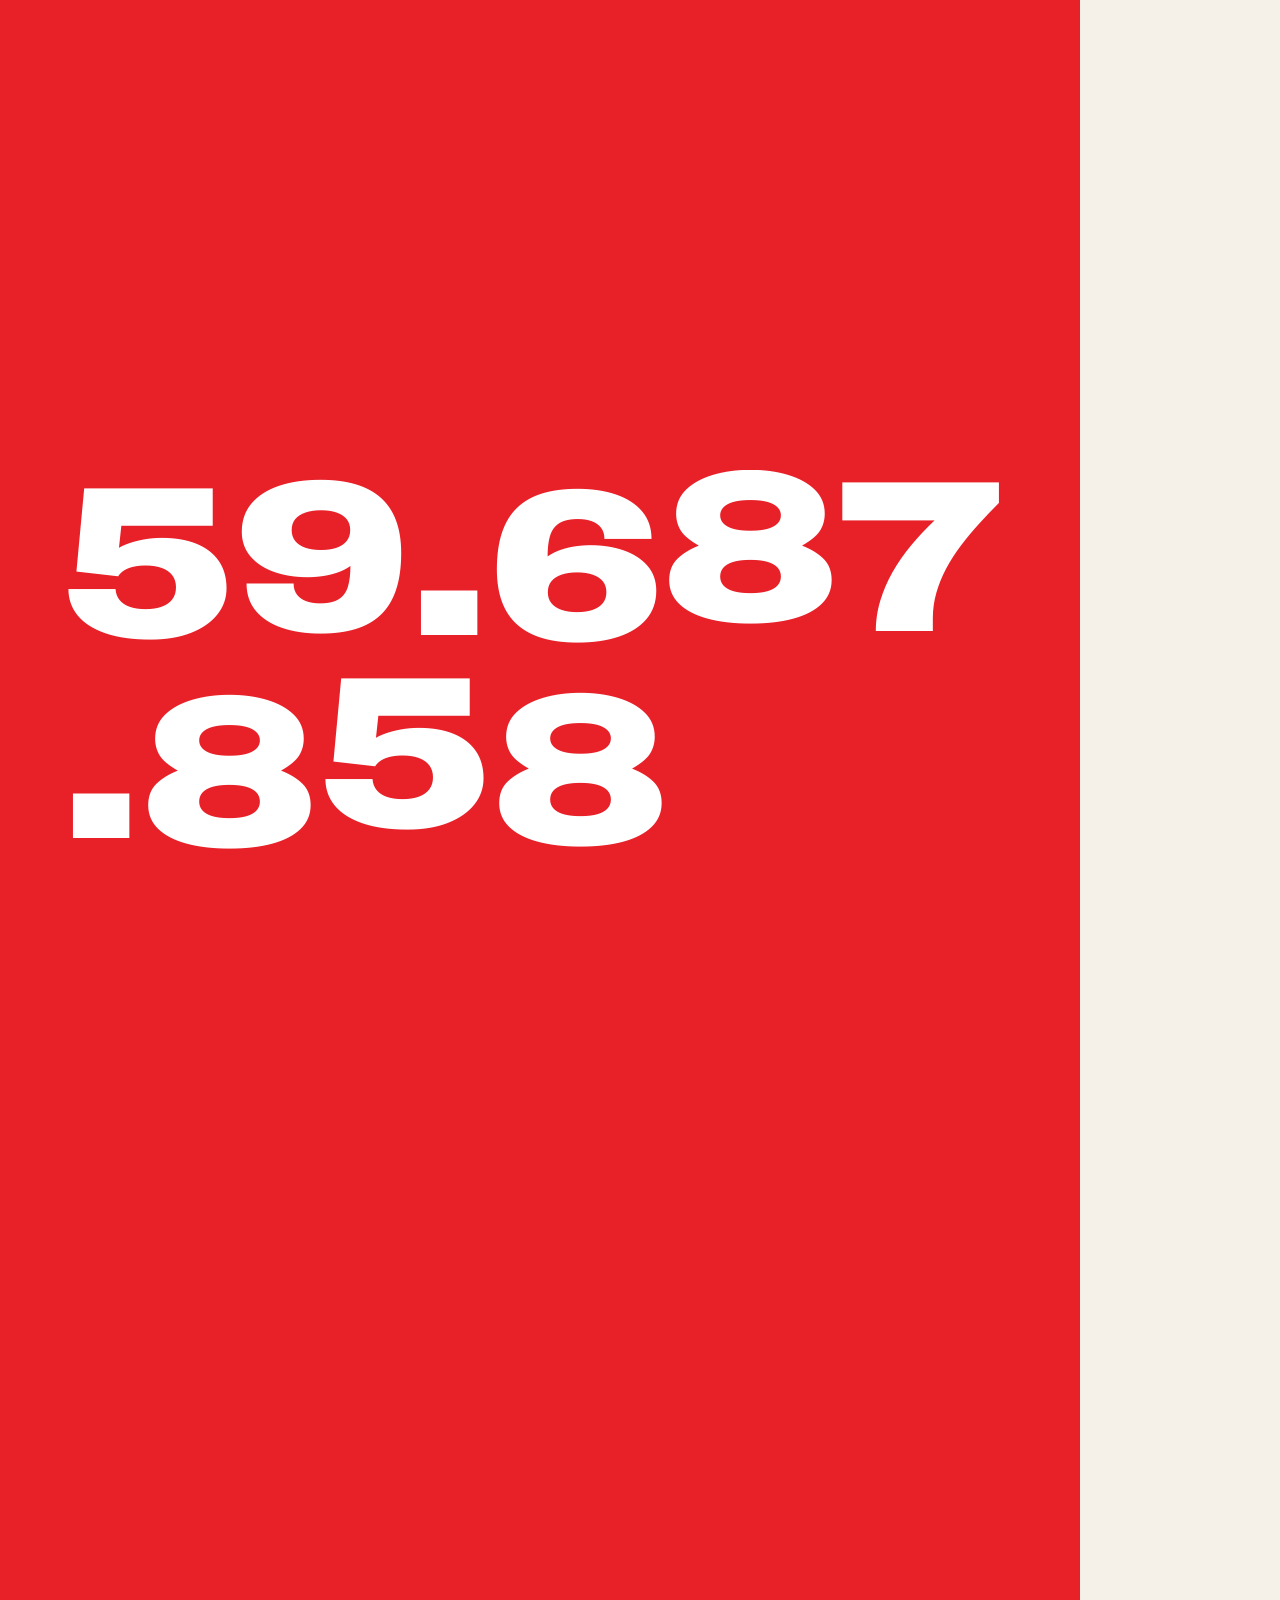
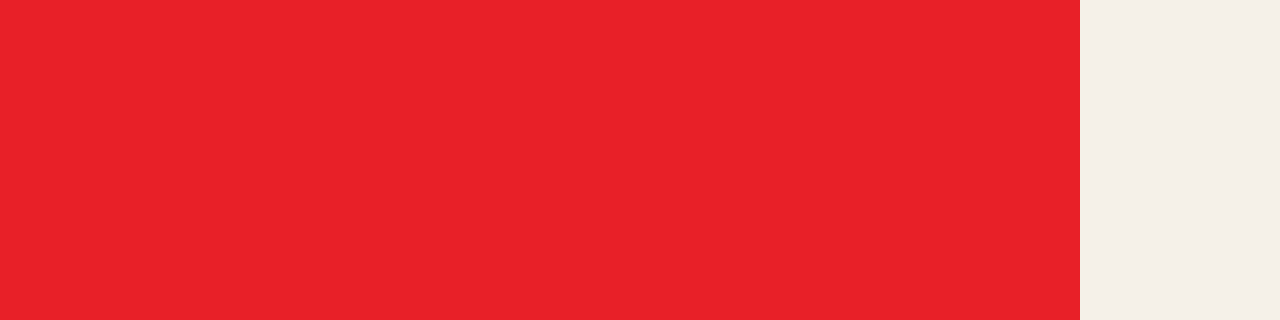
<file: motion/v1/index.html>
<!doctype html>
<html lang="pt-BR">
<head>
<meta charset="utf-8">
<title>V1 · Você era maior que a diferença</title>
<link rel="stylesheet" href="fonts/fonts.css">
<style>
:root{--red:#E82028;--orange:#CF4A24;--blue:#546BE3;--navy:#4955AF;--yellow:#F2C740;--green:#52943B;--cream:#F5F1E8;--ink:#1B1B24}
*{margin:0;padding:0;box-sizing:border-box}
html,body{width:1080px;height:1920px;overflow:hidden;background:var(--cream)}
#stage{position:relative;width:1080px;height:1920px;overflow:hidden;background:var(--cream)}
.scene{position:absolute;inset:0;visibility:hidden;overflow:hidden}
.a{position:absolute}
.d{font-family:'Archivo';font-stretch:125%;font-weight:900;line-height:.9;letter-spacing:-.01em;white-space:nowrap}
.u{font-family:'Sora';font-weight:700;line-height:1.2}
.slab{display:inline-block;padding:10px 40px 18px}
.m{display:inline-block;overflow:hidden;vertical-align:top;padding-bottom:.08em}
.m>span{display:inline-block}
.stripe{display:flex;height:100%}
.stripe i{flex:1}
.stripe i:nth-child(1){background:var(--green)}.stripe i:nth-child(2){background:var(--orange)}.stripe i:nth-child(3){background:var(--blue)}.stripe i:nth-child(4){background:var(--yellow)}
.dot{position:absolute;width:46px;height:46px;border-radius:50%}
#wipe{position:absolute;left:-660px;top:-340px;width:2400px;height:2600px;transform-origin:50% 50%;visibility:hidden;z-index:50}
</style>
</head>
<body>
<div id="stage">

<!-- S1 -->
<section class="scene" id="s1" style="background:var(--red);color:#fff">
  <div class="a d" id="c1" style="left:60px;top:470px;font-size:330px;line-height:.86" data-fit="950"></div>
  <div class="a" id="c1bar" style="left:72px;top:930px;height:18px;width:936px;background:var(--yellow);transform-origin:0 50%"></div>
  <div class="a u" id="k1" style="left:72px;top:990px;font-size:76px;white-space:nowrap" data-fit="936">pessoas não foram votar</div>
  <div class="a u" id="k1b" style="left:72px;top:1085px;font-size:76px;white-space:nowrap" data-fit="936">no domingo, 4 de outubro.</div>
  <div class="a u" id="src1" style="left:72px;bottom:110px;font-size:30px;font-weight:600;opacity:.85">Fonte: TSE · 1º turno 2026</div>
</section>

<!-- S2 -->
<section class="scene" id="s2" style="background:var(--cream);color:var(--ink)">
  <div class="a u" id="t2" style="left:72px;top:300px;font-size:64px;width:936px">A diferença entre<br>o 1º e o 2º colocados</div>
  <div class="a" id="bar1" style="left:72px;top:640px;height:110px;width:936px;background:var(--navy);transform-origin:0 50%"></div>
  <div class="a u" id="lb1" style="left:72px;top:768px;font-size:40px;font-weight:600">1º · 56.104.503 votos</div>
  <div class="a" id="bar2" style="left:72px;top:860px;height:110px;width:899px;background:var(--blue);transform-origin:0 50%"></div>
  <div class="a u" id="lb2" style="left:72px;top:988px;font-size:40px;font-weight:600">2º · 53.879.538 votos</div>
  <div class="a" id="gap" style="left:971px;top:610px;width:37px;height:390px;background:var(--red);transform-origin:50% 0"></div>
  <div class="a d" id="n2" style="left:72px;top:1170px;font-size:190px;color:var(--red)" data-fit="936">2.224.965</div>
  <div class="a u" id="k2" style="left:72px;top:1370px;font-size:60px">votos de diferença.</div>
  <div class="a u" id="src2" style="left:72px;bottom:110px;font-size:30px;font-weight:600;opacity:.7">Fonte: TSE, 100% das urnas (via Reuters)</div>
</section>

<!-- S3 -->
<section class="scene" id="s3" style="background:var(--cream);color:var(--ink)">
  <div class="a u" id="t3" style="left:72px;top:210px;font-size:52px">1 ponto = 100 mil pessoas</div>
  <div id="grid"></div>
  <div class="a u" id="l3a" style="left:72px;top:1730px;font-size:46px;color:var(--red)">● diferença: 22 pontos</div>
  <div class="a u" id="l3b" style="left:72px;top:1800px;font-size:46px;color:var(--blue)">● ficou em casa: 335 pontos</div>
</section>

<!-- S4 -->
<section class="scene" id="s4" style="background:var(--yellow);color:var(--ink)">
  <div class="a" id="slab4" style="left:70px;top:520px;transform-origin:50% 50%"><span class="d slab" style="background:var(--red);color:#fff;font-size:330px;padding:30px 60px 50px">15×</span></div>
  <div class="a u" id="w4" style="left:72px;top:1220px;font-size:70px;width:936px;line-height:1.18"></div>
  <div class="a u" id="src4" style="left:72px;bottom:110px;font-size:32px;font-weight:600;opacity:.8">33.469.244 ÷ 2.224.965 = 15,04</div>
</section>

<!-- S5 -->
<section class="scene" id="s5" style="background:var(--cream);color:var(--ink)">
  <div class="a d" id="la" style="left:72px;top:380px;font-size:124px;width:936px;white-space:normal;line-height:1"></div>
  <div class="a d" id="lb" style="left:72px;top:930px;font-size:124px;width:936px;white-space:normal;line-height:1"></div>
  <div class="a" id="st5" style="left:0;top:1720px;width:1080px;height:40px;transform-origin:0 50%"><div class="stripe"><i></i><i></i><i></i><i></i></div></div>
</section>

<!-- S6 -->
<section class="scene" id="s6" style="background:var(--blue);color:#fff;perspective:1600px">
  <div class="a d" id="n25" style="left:56px;top:250px;font-size:520px;transform-origin:50% 0">25</div>
  <div class="a d" id="out" style="left:56px;top:700px;font-size:400px;color:var(--yellow)" data-fit="950">OUT</div>
  <div class="a u" id="dom" style="left:72px;top:1240px;font-size:66px">domingo · 2º turno</div>
  <div class="a u" id="hor" style="left:72px;top:1335px;font-size:52px;font-weight:600">8h às 17h, horário de Brasília</div>
  <div class="a" id="st6" style="left:72px;top:1470px;width:936px;height:22px;background:var(--yellow);transform-origin:0 50%"></div>
  <div class="a d" id="dec" style="left:72px;top:1570px;font-size:92px;width:936px;white-space:normal;line-height:1;color:var(--yellow)"></div>
</section>

<!-- S7 -->
<section class="scene" id="s7" style="background:var(--cream);color:var(--ink)">
  <div class="a u" id="vv" style="left:72px;top:250px;font-size:80px">Vai votar.</div>
  <div class="a" id="sVote" style="left:40px;top:600px"><span class="d slab" style="background:var(--blue);color:#fff;font-size:150px">VOTE</span></div>
  <div class="a" id="sLula" style="left:60px;top:800px"><span class="d slab" style="background:var(--red);color:#fff;font-size:236px;padding:20px 50px 40px">LULA</span></div>
  <div class="a" id="s13" style="left:560px;top:1150px"><span class="d slab" style="background:var(--yellow);color:var(--ink);font-size:260px;padding:20px 50px 36px">13</span></div>
  <div class="a u" id="dt7" style="left:72px;top:1480px;font-size:62px">25 OUT · 2º TURNO</div>
  <div class="a u" id="ft1" style="left:72px;bottom:150px;font-size:30px;font-weight:600;opacity:.75">Conteúdo independente de apoiador</div>
  <div class="a u" id="ft2" style="left:72px;bottom:100px;font-size:26px;font-weight:600;opacity:.6">Fontes: TSE via Agência Brasil e Reuters</div>
  <div class="a" id="st7" style="left:0;bottom:0;width:1080px;height:40px;transform-origin:0 50%"><div class="stripe"><i></i><i></i><i></i><i></i></div></div>
</section>

<div id="wipe"></div>
</div>

<script>
// ===== Render contract: frame = pure function of t. No transitions/timers/rAF. =====
const DUR = 60, FPS = 30;
const b = n => 0.3 + 0.5 * n;                 // beat grid: 120 BPM, offset 0.3s
const clamp = (x, a = 0, c = 1) => Math.min(c, Math.max(a, x));
const pr = (t, s, d) => clamp((t - s) / d);
const eOut = p => 1 - Math.pow(1 - p, 4);
const eBack = p => { const c1 = 1.9, c3 = c1 + 1; return 1 + c3 * Math.pow(p - 1, 3) + c1 * Math.pow(p - 1, 2); };
const eIO = p => p < .5 ? 8 * p ** 4 : 1 - Math.pow(-2 * p + 2, 4) / 2;
function mulberry32(a){return function(){a|=0;a=a+0x6D2B79F5|0;let t=Math.imul(a^a>>>15,1|a);t=t+Math.imul(t^t>>>7,61|t)^t;return((t^t>>>14)>>>0)/4294967296}}
const R = mulberry32(13); const NOISE = Array.from({length: 4096}, () => R());
const nz = (i) => NOISE[((i % 4096) + 4096) % 4096];
const $ = id => document.getElementById(id);
const fmt = n => Math.round(n).toString().replace(/\B(?=(\d{3})+(?!\d))/g, '.');

const SCENES = [
  {id:'s1', s:0,     bg:'#E82028'},
  {id:'s2', s:b(6),  bg:'#F5F1E8'},
  {id:'s3', s:b(18), bg:'#F5F1E8'},
  {id:'s4', s:b(33), bg:'#F2C740'},
  {id:'s5', s:b(47), bg:'#F5F1E8'},
  {id:'s6', s:b(71), bg:'#546BE3'},
  {id:'s7', s:b(95), bg:'#F5F1E8'},
];

// ---- static setup (layout only; no per-frame state) ----
const COUNTER = '33.469.244';
$('c1').innerHTML = [...COUNTER].map((ch,i)=>`<span class="m"><span id="c1d${i}">${ch}</span></span>${i===5?'<br>':''}`).join('');
const wordsHTML = (el, text, pfx) => { el.innerHTML = text.split(' ').map((w,i)=>`<span class="m"><span id="${pfx}${i}">${w}</span></span>`).join(' '); return text.split(' ').length; };
const W4 = wordsHTML($('w4'), 'maior que a diferença que decidiu o 1º turno.', 'w4_');
const LA = wordsHTML($('la'), 'Não precisa amar ninguém.', 'la_');
const LB = wordsHTML($('lb'), 'Precisa não deixar escolherem por você.', 'lb_');
const DEC = wordsHTML($('dec'), 'A decisão pode ser sua.', 'dc_');
// dots: 22 red (gap) + 335 blue (abstention), 1 dot = 100k
const grid = $('grid'); const DOTS = 357, COLS = 16, DS = 58, GX = 82, GY = 330;
for (let i = 0; i < DOTS; i++) { const d = document.createElement('div'); d.className = 'dot'; d.id = 'dt' + i;
  d.style.left = (GX + (i % COLS) * DS) + 'px'; d.style.top = (GY + Math.floor(i / COLS) * DS) + 'px';
  d.style.background = i < 22 ? '#E82028' : '#546BE3'; grid.appendChild(d); }
function fit(){ document.querySelectorAll('[data-fit]').forEach(el => { const max = +el.dataset.fit; let fs = parseFloat(el.style.fontSize);
  while (el.scrollWidth > max && fs > 20) { fs -= 2; el.style.fontSize = fs + 'px'; } }); }

// ---- helpers applied each frame ----
const vis = (el, on) => el.style.visibility = on ? 'visible' : 'hidden';
function reveal(id, t, s, d = .45){ const el = $(id); const p = eOut(pr(t, s, d)); vis(el, t >= s);
  el.style.clipPath = `inset(-20% ${100 - p * 100}% -20% 0)`; el.style.transform = `translateX(${(1 - p) * -30}px)`; }
function rise(id, t, s, d = .32){ const el = $(id); const p = eOut(pr(t, s, d)); vis(el, t >= s); el.style.transform = `translateY(${(1 - p) * 110}%)`; }
function slam(id, t, s, rot = -6, d = .26){ const el = $(id); const p = pr(t, s, d); vis(el, t >= s);
  const k = eBack(p); el.style.transform = `rotate(${rot + (1 - k) * -10}deg) scale(${1.45 - .45 * k})`; }
function grow(id, t, s, d = .5, axis = 'X'){ const el = $(id); const p = eOut(pr(t, s, d)); vis(el, t >= s); el.style.transform = `scale${axis}(${p})`; }

function seek(t){
  t = clamp(t, 0, DUR - 1e-6);
  // active scene
  let cur = 0; SCENES.forEach((sc, i) => { if (t >= sc.s) cur = i; });
  SCENES.forEach((sc, i) => vis($(sc.id), i === cur));
  // wipe at each boundary (diagonal -6deg panel, color of next scene)
  const w = $('wipe'); vis(w, false);
  for (let i = 1; i < SCENES.length; i++) { const T = SCENES[i].s, p = pr(t, T - .22, .44);
    if (p > 0 && p < 1) { vis(w, true); w.style.background = SCENES[i].bg; w.style.transform = `rotate(-6deg) translateX(${(1 - 2 * eIO(p)) * 2500}px)`; } }

  // S1 — counter rolls, lands per digit
  [...COUNTER].forEach((ch, i) => { const el = $('c1d' + i); const land = .2 + i * .085;
    if (ch === '.') { el.textContent = '.'; el.style.transform = ''; return; }
    if (t < land) { el.textContent = Math.floor(nz(i * 131 + Math.floor(t * 30)) * 10); el.style.transform = `translateY(${(nz(i * 7 + Math.floor(t * 30)) - .5) * 30}px)`; }
    else { el.textContent = ch; const p = eBack(pr(t, land, .2)); el.style.transform = `translateY(${(1 - p) * -60}px)`; } });
  grow('c1bar', t, b(5), .45); reveal('k1', t, b(2)); reveal('k1b', t, b(3)); reveal('src1', t, b(4));

  // S2 — bars and gap
  reveal('t2', t, b(7)); grow('bar1', t, b(8), .6); reveal('lb1', t, b(8) + .2); grow('bar2', t, b(9), .6); reveal('lb2', t, b(9) + .2);
  grow('gap', t, b(10), .35, 'Y');
  const gp = pr(t, b(16), .3); $('gap').style.transform += ` scaleX(${1 + Math.sin(gp * Math.PI) * .6})`;
  const np = eOut(pr(t, b(11), 1.0)); vis($('n2'), t >= b(11)); $('n2').textContent = fmt(2224965 * np);
  reveal('k2', t, b(13)); reveal('src2', t, b(14));

  // S3 — dot grid
  reveal('t3', t, b(18) + .1);
  for (let i = 0; i < DOTS; i++) { const el = $('dt' + i); const s = i < 22 ? b(19) + i * .035 : b(22) + (i - 22) * .0075;
    let k = eBack(pr(t, s, .22)); if (i < 22) k *= 1 + Math.sin(pr(t, b(30), .5) * Math.PI) * .3;
    vis(el, t >= s); el.style.transform = `scale(${k})`; }
  reveal('l3a', t, b(21)); reveal('l3b', t, b(25));

  // S4 — 15x slab with seeded shake
  { const el = $('slab4'); const s = b(34); const p = pr(t, s, .4); vis(el, t >= s); const k = eBack(p);
    const sh = pr(t, s + .3, .45); const amp = sh > 0 && sh < 1 ? (1 - sh) * 16 : 0; const f = Math.floor(t * 60);
    const nudge = Math.sin(pr(t, b(44), .4) * Math.PI) * 3;
    el.style.transform = `translate(${(nz(f) - .5) * amp}px,${(nz(f + 999) - .5) * amp}px) rotate(${-6 + (1 - k) * -20 + nudge}deg) scale(${1.6 - .6 * k})`; }
  for (let i = 0; i < W4; i++) rise('w4_' + i, t, b(36) + i * .25);
  reveal('src4', t, b(41));

  // S5 — word slams on beats
  for (let i = 0; i < LA; i++) { rise('la_' + i, t, b(48 + i), .22); $('la_' + i).style.color = t >= b(67) ? '#b9b2a3' : '#1B1B24'; }
  for (let i = 0; i < LB; i++) { rise('lb_' + i, t, b(54 + i), .22); $('lb_' + i).style.color = (i >= 4 && t >= b(61)) ? '#E82028' : '#1B1B24'; }
  grow('st5', t, b(64), .6);

  // S6 — calendar flip
  { const el = $('n25'); const s = b(72); const p = eBack(pr(t, s, .45)); vis(el, t >= s);
    const bo = Math.sin(pr(t, b(92), .4) * Math.PI) * .08; el.style.transform = `rotateX(${(1 - p) * -95}deg) scale(${1 + bo})`; }
  { const el = $('out'); const s = b(73); const p = eOut(pr(t, s, .4)); vis(el, t >= s); el.style.transform = `translateX(${(1 - p) * 1100}px)`; }
  reveal('dom', t, b(76)); reveal('hor', t, b(79)); grow('st6', t, b(82), .6);
  for (let i = 0; i < DEC; i++) rise('dc_' + i, t, b(85 + i), .22);

  // S7 — signature
  reveal('vv', t, b(96));
  slam('sVote', t, b(97), -6); slam('sLula', t, b(98), -6); slam('s13', t, b(99), -6);
  const fl = t > b(104) ? t - b(104) : 0;
  [['sVote', 0], ['sLula', 1.7], ['s13', 3.1]].forEach(([id, ph]) => { if (fl > 0) $(id).style.transform += ` translateY(${Math.sin(fl * 1.6 + ph) * 7}px)`; });
  [b(109), b(114)].forEach(s => { const p = pr(t, s, .35); if (p > 0 && p < 1) $('s13').style.transform += ` scale(${1 + Math.sin(p * Math.PI) * .12})`; });
  reveal('dt7', t, b(101)); grow('st7', t, b(102), .7); reveal('ft1', t, b(103)); reveal('ft2', t, b(104));
}
window.seek = seek; window.DUR = DUR; window.FPS = FPS;
window.ready = document.fonts.ready.then(() => { fit(); seek(0); return true; });
</script>
</body>
</html>
</file>
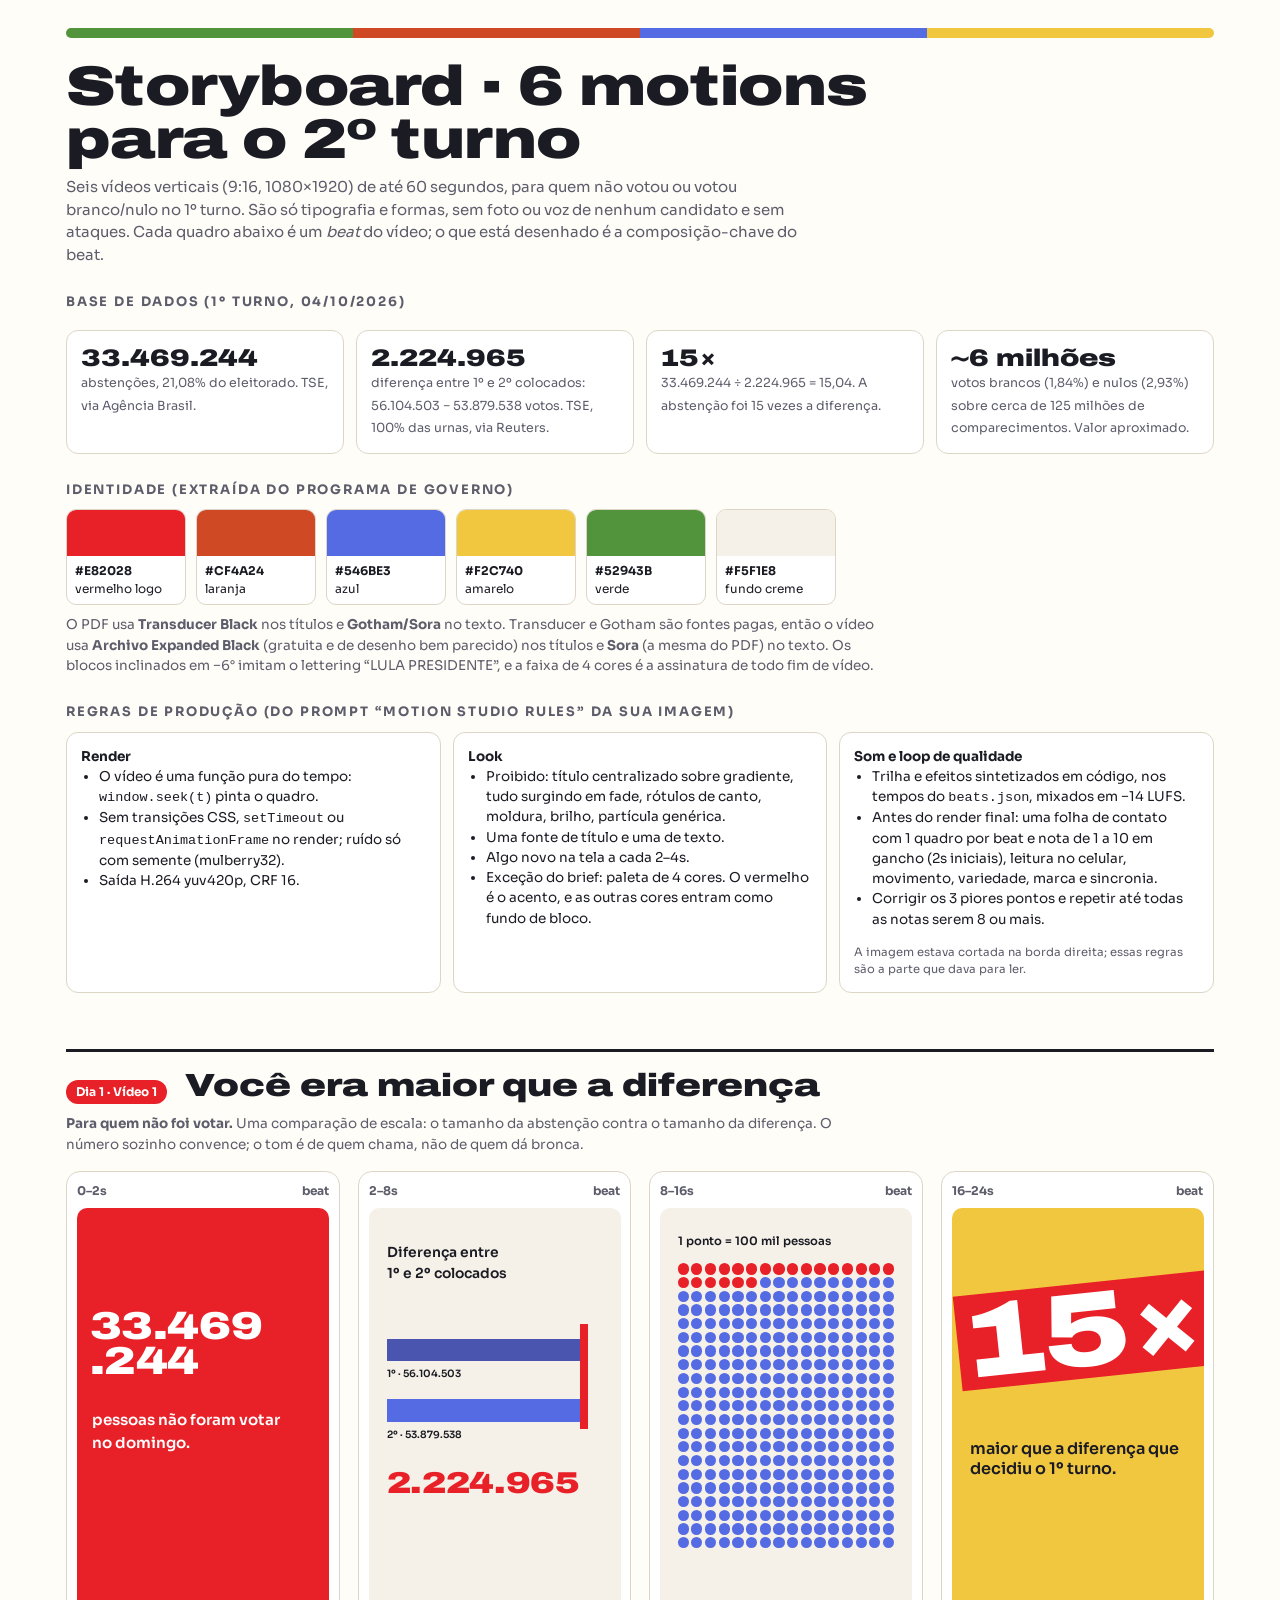
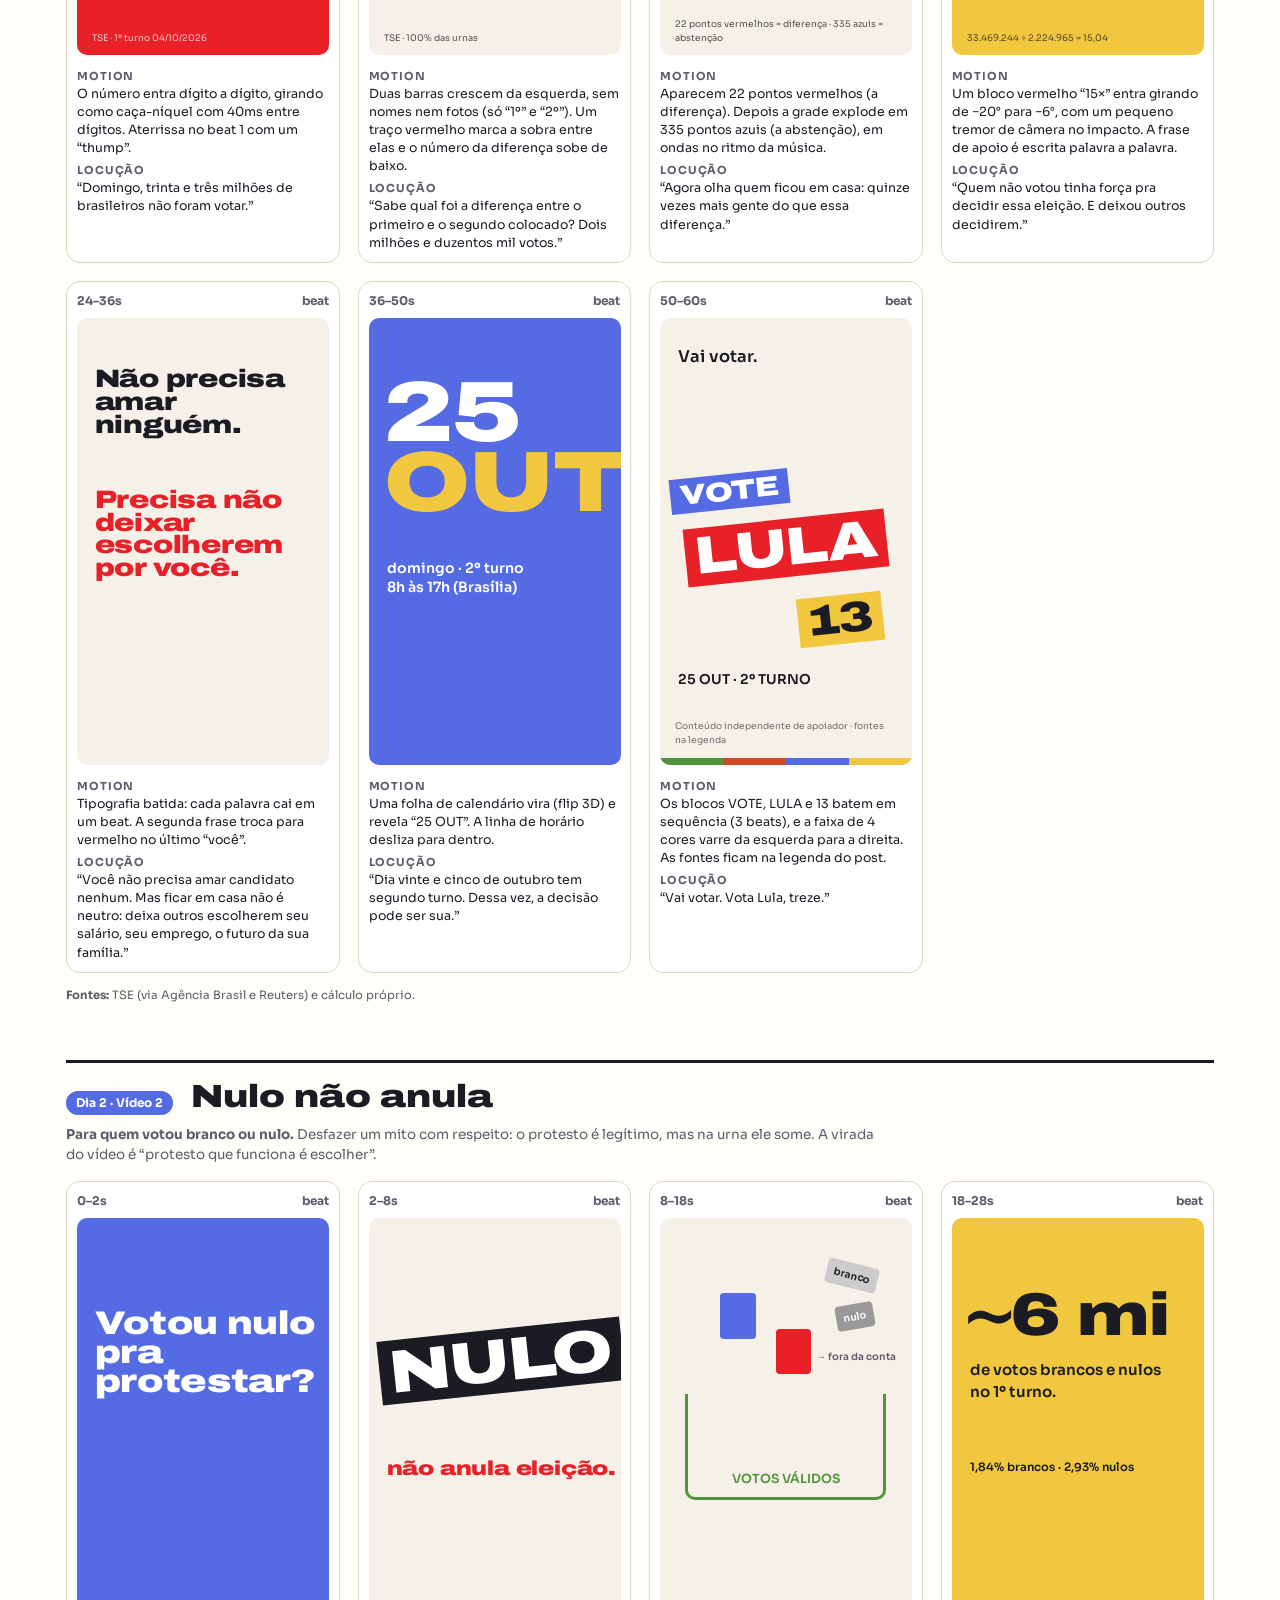
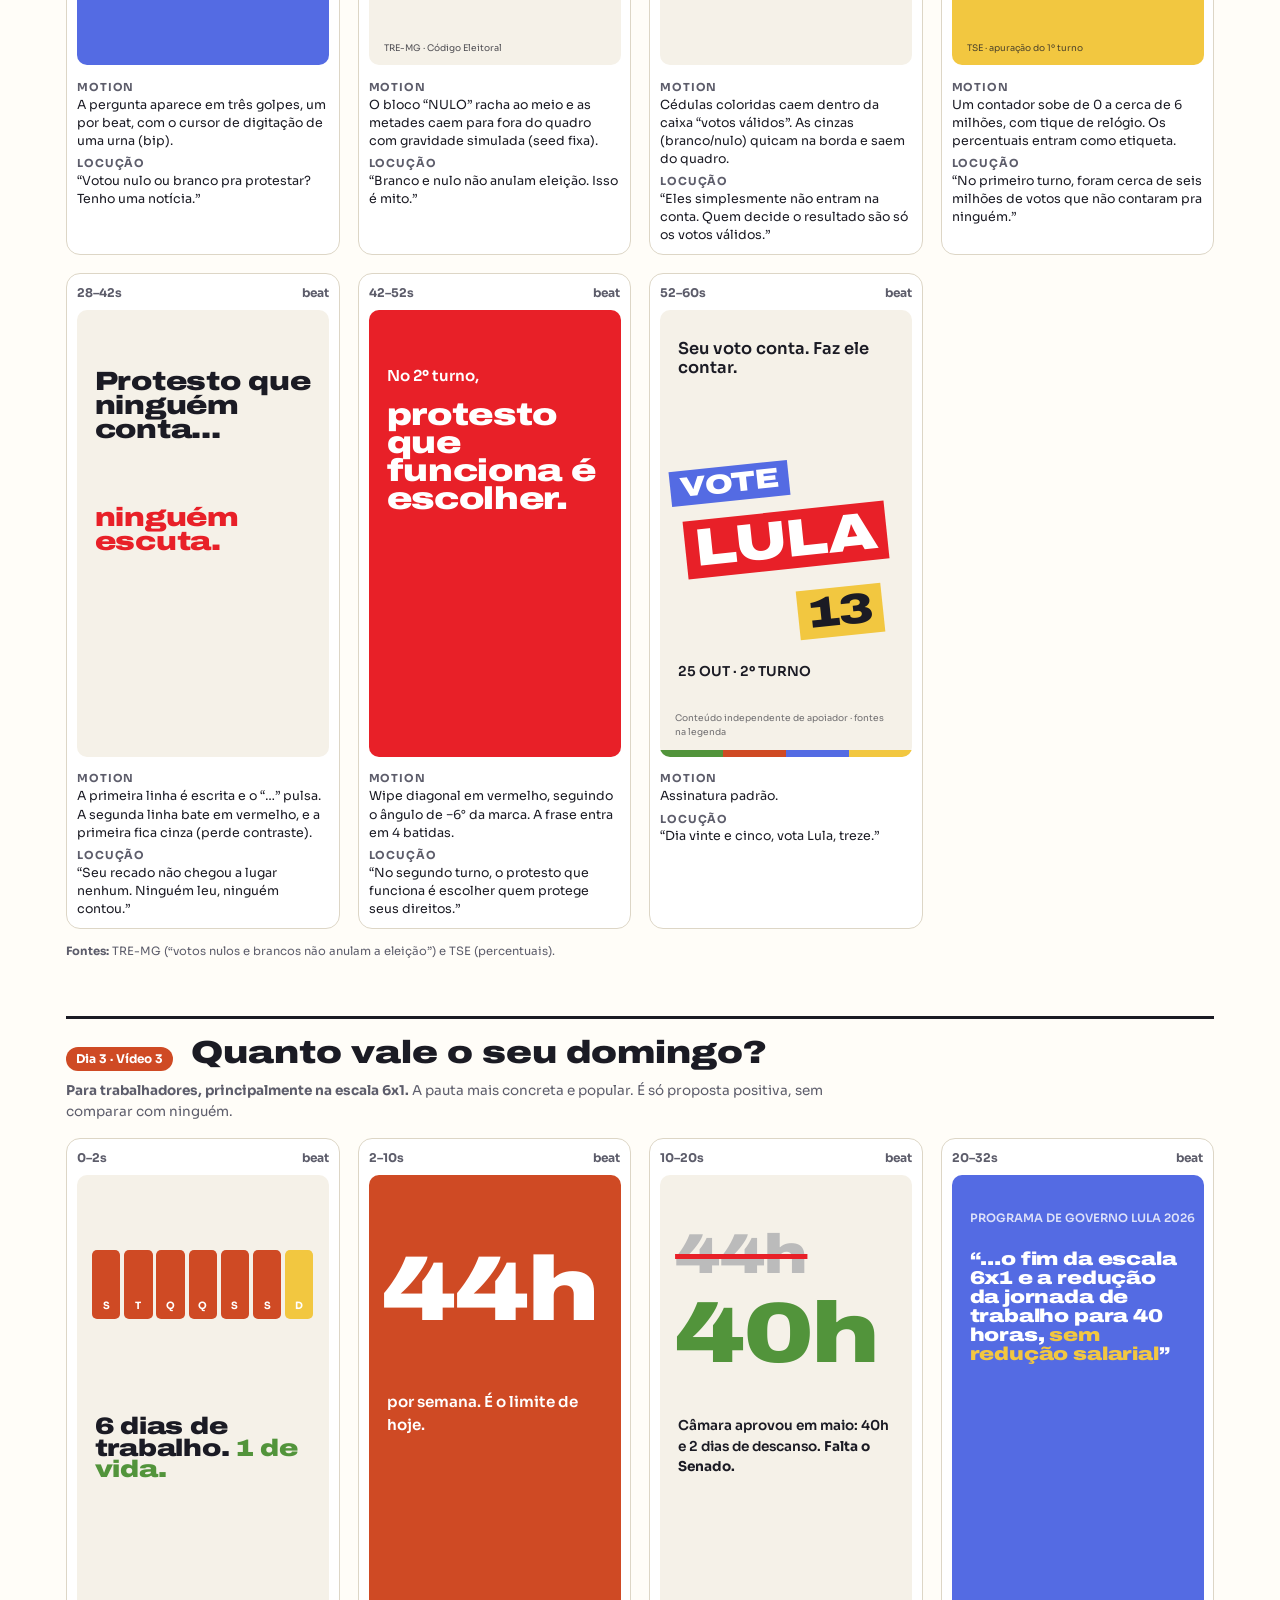
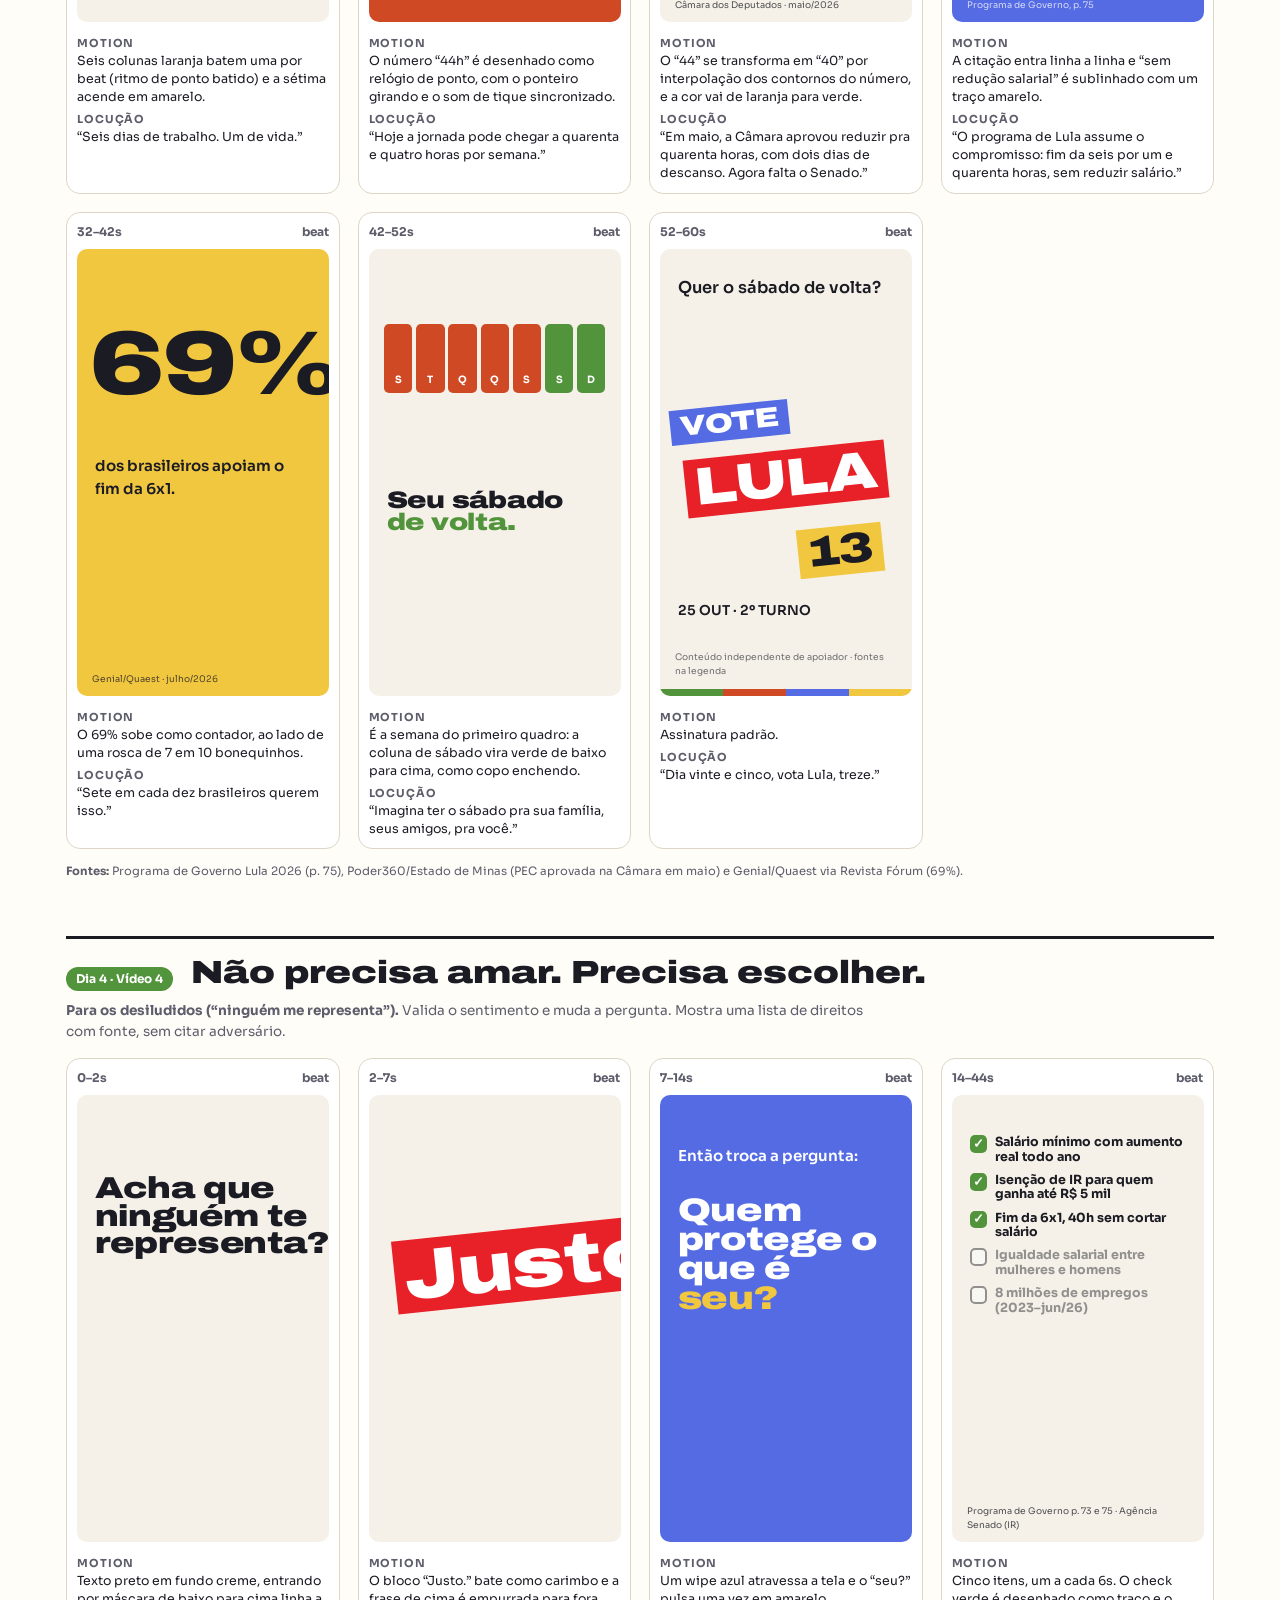
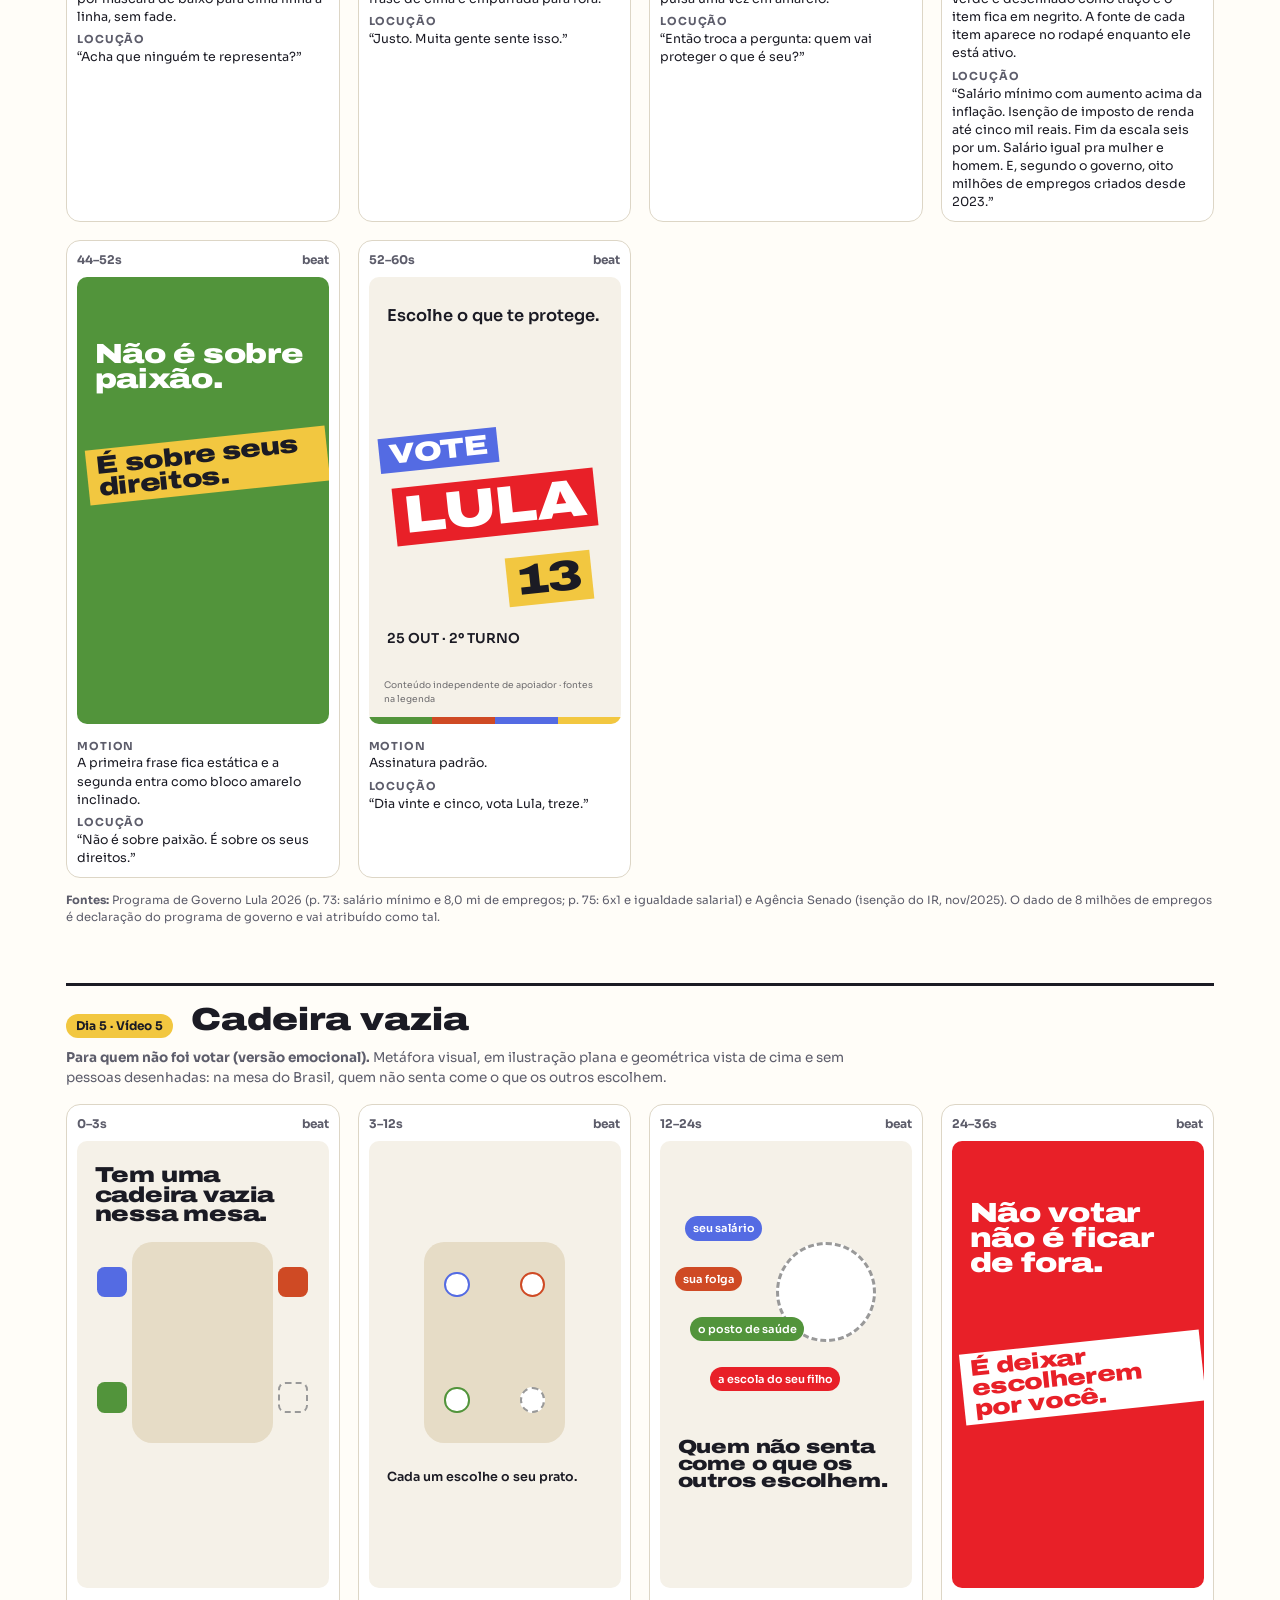
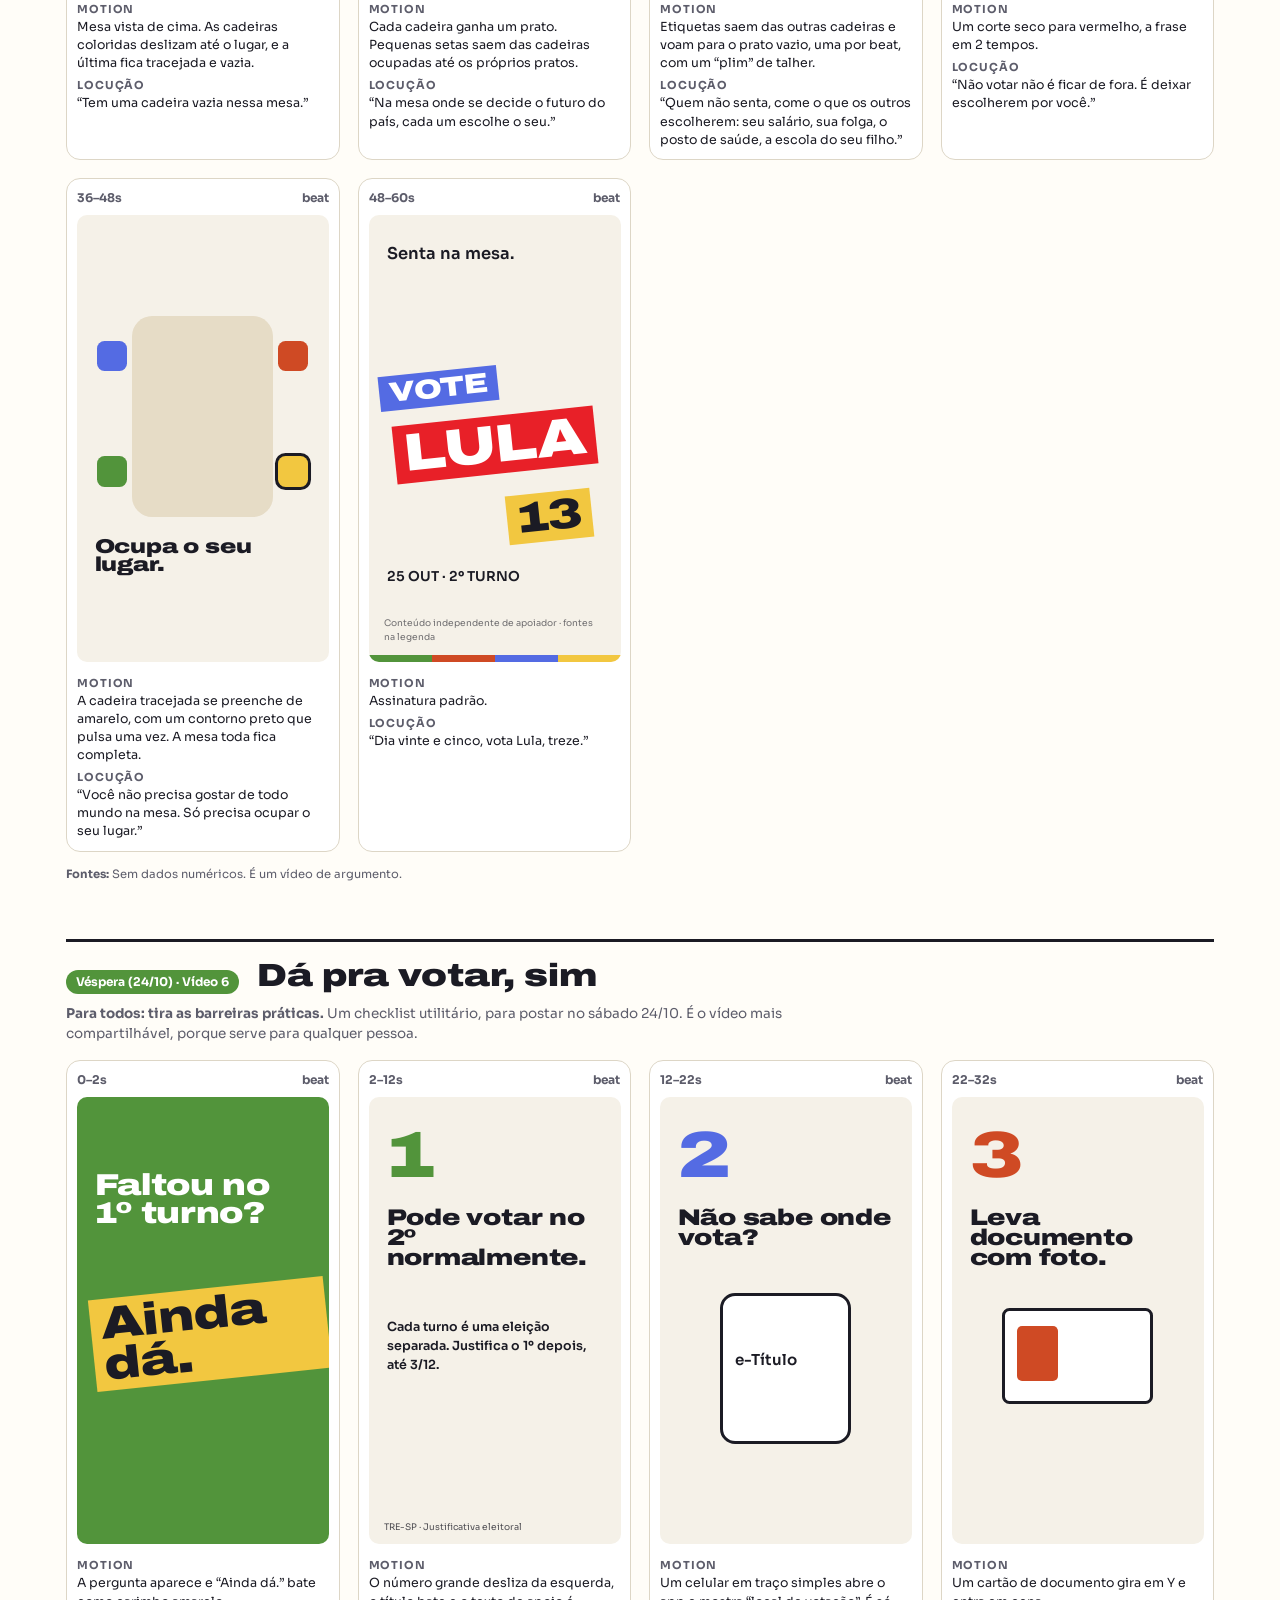
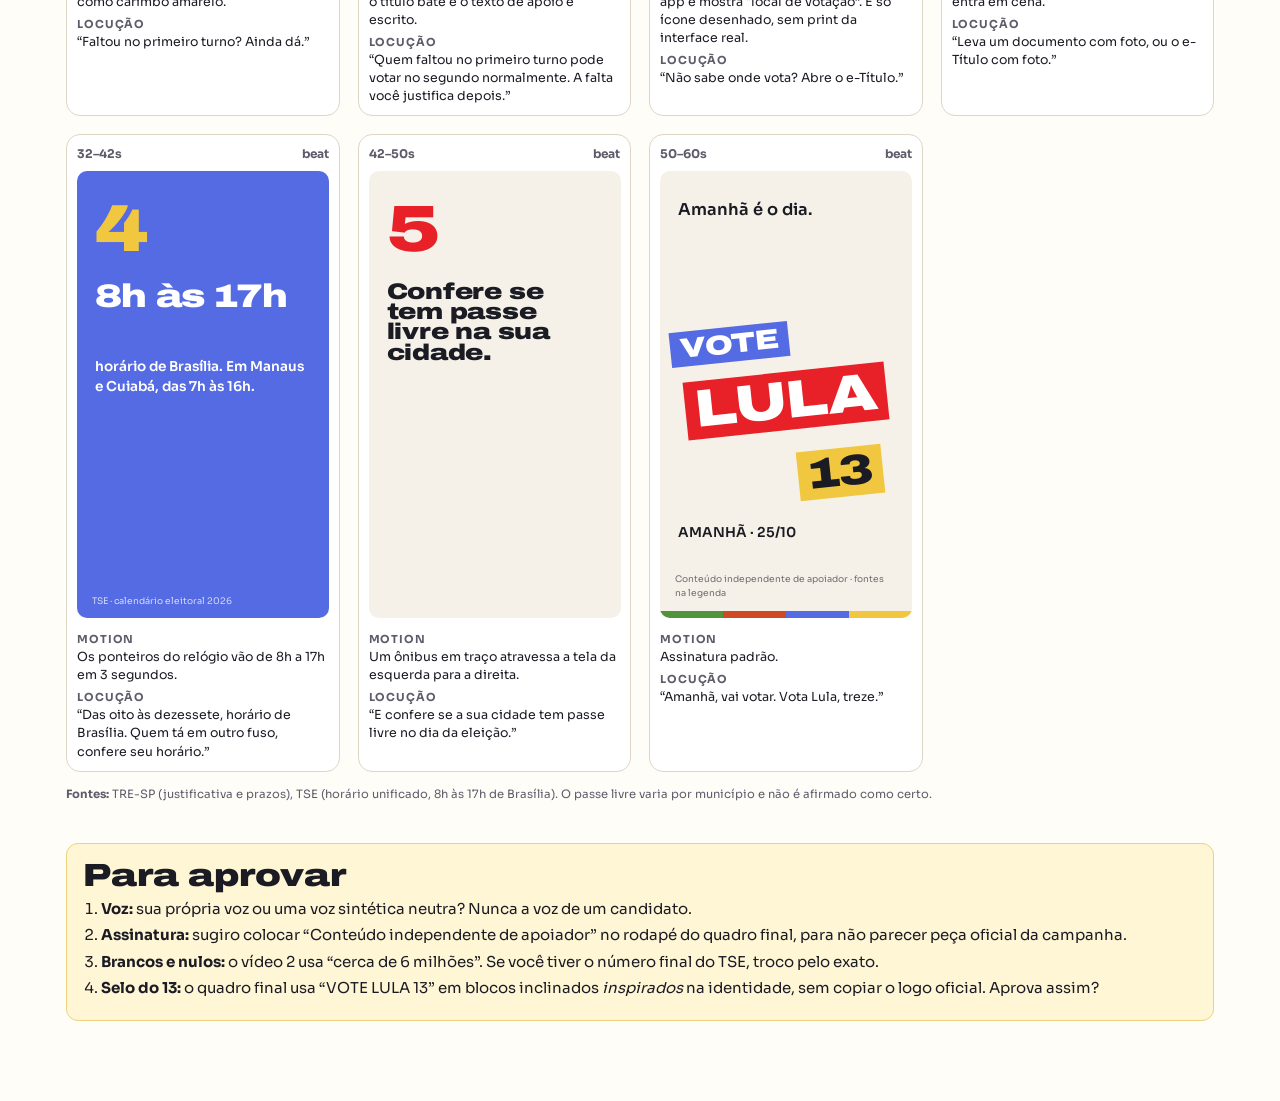
<file: storyboards/storyboard-2turno.html>
<!doctype html>
<html lang="pt-BR">
<head>
<meta charset="utf-8">
<meta name="viewport" content="width=device-width, initial-scale=1">
<title>Storyboard 2º Turno</title>
<link rel="preconnect" href="https://fonts.googleapis.com">
<link href="https://fonts.googleapis.com/css2?family=Archivo:wdth,wght@125,800;125,900&family=Sora:wght@400;600;700&display=swap" rel="stylesheet">
<style>
:root{
  --red:#E82028; --orange:#CF4A24; --blue:#546BE3; --navy:#4955AF;
  --yellow:#F2C740; --green:#52943B; --dgreen:#1C861D;
  --cream:#F5F1E8; --ink:#1B1B24; --muted:#5d5d6b; --line:#ddd6c6; --paper:#fffdf8;
}
*{box-sizing:border-box;margin:0;padding:0}
body{background:var(--paper);color:var(--ink);font-family:Sora,system-ui,sans-serif;font-size:15px;line-height:1.5}
.wrap{max-width:1180px;margin:0 auto;padding:28px 16px 80px}
.stripe{display:flex;height:10px;border-radius:6px;overflow:hidden}
.stripe i{flex:1}.stripe i:nth-child(1){background:var(--green)}.stripe i:nth-child(2){background:var(--orange)}.stripe i:nth-child(3){background:var(--blue)}.stripe i:nth-child(4){background:var(--yellow)}
h1{font-family:Archivo;font-stretch:125%;font-weight:900;font-size:clamp(30px,6vw,56px);line-height:.95;margin:22px 0 10px;letter-spacing:-.01em}
h2{font-family:Archivo;font-stretch:125%;font-weight:900;font-size:clamp(22px,4vw,32px);line-height:1;margin-bottom:6px}
h3{font-size:13px;letter-spacing:.14em;text-transform:uppercase;color:var(--muted);margin:26px 0 10px}
.lead{max-width:760px;color:var(--muted)}
.facts{display:grid;grid-template-columns:repeat(auto-fit,minmax(210px,1fr));gap:12px;margin-top:18px}
.fact{background:#fff;border:1px solid var(--line);border-radius:12px;padding:14px}
.fact b{display:block;font-family:Archivo;font-stretch:125%;font-weight:900;font-size:24px;line-height:1.1}
.fact span{font-size:12.5px;color:var(--muted)}
.sw{display:flex;flex-wrap:wrap;gap:10px}
.sw div{width:120px;border-radius:10px;overflow:hidden;border:1px solid var(--line);font-size:12px;background:#fff}
.sw div i{display:block;height:46px}
.sw div p{padding:6px 8px}
.rules{display:grid;grid-template-columns:repeat(auto-fit,minmax(280px,1fr));gap:12px}
.rules div{background:#fff;border:1px solid var(--line);border-radius:12px;padding:14px;font-size:13.5px}
.rules ul{padding-left:18px}
.video{margin-top:56px;border-top:3px solid var(--ink);padding-top:18px}
.vhead{display:flex;flex-wrap:wrap;gap:8px 18px;align-items:baseline;margin-bottom:6px}
.tag{font-size:12px;font-weight:700;padding:3px 10px;border-radius:99px;color:#fff}
.meta{color:var(--muted);font-size:13.5px;max-width:820px}
.frames{display:grid;grid-template-columns:repeat(auto-fill,minmax(230px,1fr));gap:18px;margin-top:16px}
.card{background:#fff;border:1px solid var(--line);border-radius:14px;padding:10px;display:flex;flex-direction:column;gap:8px}
.tc{font-size:12px;font-weight:700;color:var(--muted);display:flex;justify-content:space-between}
.card dl{font-size:12.5px;line-height:1.45}
.card dt{font-weight:700;font-size:11px;letter-spacing:.08em;text-transform:uppercase;color:var(--muted);margin-top:6px}
.card dd{margin:0}
.src{font-size:11.5px;color:var(--muted);margin-top:14px}
.src a{color:var(--navy)}
.todo{background:#fff6d6;border:1px solid #ecd27a;border-radius:12px;padding:16px;margin-top:40px}
.todo li{margin:4px 0 4px 18px}

/* ===== mini frame 9:16 ===== */
.f{position:relative;aspect-ratio:9/16;border-radius:10px;overflow:hidden;container-type:inline-size;background:var(--cream);color:var(--ink)}
.f .d{font-family:Archivo;font-stretch:125%;font-weight:900;line-height:.9;letter-spacing:-.01em}
.f .u{font-family:Sora;font-weight:600}
.f .abs{position:absolute}
.f .k{font-size:6cqw}
.f .s{position:absolute;left:6cqw;right:6cqw;bottom:4cqw;font-size:3.6cqw;opacity:.75;font-family:Sora}
.f .slab{display:inline-block;padding:2cqw 4cqw;transform:rotate(-6deg)}
.f .bar4{position:absolute;left:0;right:0;height:3cqw;display:flex}
.f .bar4 i{flex:1}.f .bar4 i:nth-child(1){background:var(--green)}.f .bar4 i:nth-child(2){background:var(--orange)}.f .bar4 i:nth-child(3){background:var(--blue)}.f .bar4 i:nth-child(4){background:var(--yellow)}
.bg-red{background:var(--red)!important;color:#fff!important}
.bg-blue{background:var(--blue)!important;color:#fff!important}
.bg-yellow{background:var(--yellow)!important}
.bg-green{background:var(--green)!important;color:#fff!important}
.bg-cream{background:var(--cream)!important}
.dots{display:grid;gap:1cqw}
.dots i{display:block;aspect-ratio:1;border-radius:50%}
.wk{display:grid;grid-template-columns:repeat(7,1fr);gap:1.5cqw}
.wk div{aspect-ratio:1/2.4;border-radius:2cqw;display:flex;align-items:flex-end;justify-content:center;font-family:Sora;font-weight:700;font-size:4cqw;padding-bottom:2cqw;color:#fff}
.chk{display:flex;gap:3cqw;align-items:flex-start;font-family:Sora;font-weight:700;font-size:5cqw;line-height:1.15;margin-bottom:3.5cqw}
.chk b{flex:none;width:7cqw;height:7cqw;border-radius:2cqw;background:var(--green);color:#fff;display:grid;place-items:center;font-size:5cqw}
.chk.off b{background:#fff;border:.8cqw solid var(--ink)}
.chk.off{opacity:.45}
</style>
</head>
<body>
<div class="wrap">
  <div class="stripe"><i></i><i></i><i></i><i></i></div>
  <h1>Storyboard · 6 motions<br>para o 2º turno</h1>
  <p class="lead">Seis vídeos verticais (9:16, 1080×1920) de até 60 segundos, para quem não votou ou votou branco/nulo no 1º turno. São só tipografia e formas, sem foto ou voz de nenhum candidato e sem ataques. Cada quadro abaixo é um <i>beat</i> do vídeo; o que está desenhado é a composição-chave do beat.</p>

  <h3>Base de dados (1º turno, 04/10/2026)</h3>
  <div class="facts">
    <div class="fact"><b>33.469.244</b><span>abstenções, 21,08% do eleitorado. TSE, via Agência Brasil.</span></div>
    <div class="fact"><b>2.224.965</b><span>diferença entre 1º e 2º colocados: 56.104.503 − 53.879.538 votos. TSE, 100% das urnas, via Reuters.</span></div>
    <div class="fact"><b>15×</b><span>33.469.244 ÷ 2.224.965 = 15,04. A abstenção foi 15 vezes a diferença.</span></div>
    <div class="fact"><b>~6 milhões</b><span>votos brancos (1,84%) e nulos (2,93%) sobre cerca de 125 milhões de comparecimentos. Valor aproximado.</span></div>
  </div>

  <h3>Identidade (extraída do Programa de Governo)</h3>
  <div class="sw">
    <div><i style="background:#E82028"></i><p><b>#E82028</b><br>vermelho logo</p></div>
    <div><i style="background:#CF4A24"></i><p><b>#CF4A24</b><br>laranja</p></div>
    <div><i style="background:#546BE3"></i><p><b>#546BE3</b><br>azul</p></div>
    <div><i style="background:#F2C740"></i><p><b>#F2C740</b><br>amarelo</p></div>
    <div><i style="background:#52943B"></i><p><b>#52943B</b><br>verde</p></div>
    <div><i style="background:#F5F1E8"></i><p><b>#F5F1E8</b><br>fundo creme</p></div>
  </div>
  <p class="meta" style="margin-top:10px">O PDF usa <b>Transducer Black</b> nos títulos e <b>Gotham/Sora</b> no texto. Transducer e Gotham são fontes pagas, então o vídeo usa <b>Archivo Expanded Black</b> (gratuita e de desenho bem parecido) nos títulos e <b>Sora</b> (a mesma do PDF) no texto. Os blocos inclinados em −6° imitam o lettering “LULA PRESIDENTE”, e a faixa de 4 cores é a assinatura de todo fim de vídeo.</p>

  <h3>Regras de produção (do prompt “Motion studio rules” da sua imagem)</h3>
  <div class="rules">
    <div><b>Render</b><ul><li>O vídeo é uma função pura do tempo: <code>window.seek(t)</code> pinta o quadro.</li><li>Sem transições CSS, <code>setTimeout</code> ou <code>requestAnimationFrame</code> no render; ruído só com semente (mulberry32).</li><li>Saída H.264 yuv420p, CRF 16.</li></ul></div>
    <div><b>Look</b><ul><li>Proibido: título centralizado sobre gradiente, tudo surgindo em fade, rótulos de canto, moldura, brilho, partícula genérica.</li><li>Uma fonte de título e uma de texto.</li><li>Algo novo na tela a cada 2–4s.</li><li>Exceção do brief: paleta de 4 cores. O vermelho é o acento, e as outras cores entram como fundo de bloco.</li></ul></div>
    <div><b>Som e loop de qualidade</b><ul><li>Trilha e efeitos sintetizados em código, nos tempos do <code>beats.json</code>, mixados em −14 LUFS.</li><li>Antes do render final: uma folha de contato com 1 quadro por beat e nota de 1 a 10 em gancho (2s iniciais), leitura no celular, movimento, variedade, marca e sincronia.</li><li>Corrigir os 3 piores pontos e repetir até todas as notas serem 8 ou mais.</li></ul><p class="src">A imagem estava cortada na borda direita; essas regras são a parte que dava para ler.</p></div>
  </div>

  <div id="videos"></div>

  <div class="todo">
    <h2>Para aprovar</h2>
    <ol>
      <li><b>Voz:</b> sua própria voz ou uma voz sintética neutra? Nunca a voz de um candidato.</li>
      <li><b>Assinatura:</b> sugiro colocar “Conteúdo independente de apoiador” no rodapé do quadro final, para não parecer peça oficial da campanha.</li>
      <li><b>Brancos e nulos:</b> o vídeo 2 usa “cerca de 6 milhões”. Se você tiver o número final do TSE, troco pelo exato.</li>
      <li><b>Selo do 13:</b> o quadro final usa “VOTE LULA 13” em blocos inclinados <i>inspirados</i> na identidade, sem copiar o logo oficial. Aprova assim?</li>
    </ol>
  </div>
</div>

<script>
const B4 = (pos='bottom:0') => `<div class="bar4" style="${pos}"><i></i><i></i><i></i><i></i></div>`;
const CTA = (top, date='25 OUT · 2º TURNO') => `
  <div class="abs u k" style="left:7cqw;top:12cqw;width:86cqw;font-size:6.5cqw;line-height:1.15">${top}</div>
  <div class="abs" style="left:4cqw;top:62cqw"><span class="d slab" style="background:var(--blue);color:#fff;font-size:11cqw">VOTE</span></div>
  <div class="abs" style="left:10cqw;top:80cqw"><span class="d slab" style="background:var(--red);color:#fff;font-size:21cqw">LULA</span></div>
  <div class="abs" style="left:55cqw;top:110cqw"><span class="d slab" style="background:var(--yellow);color:var(--ink);font-size:17cqw">13</span></div>
  <div class="abs u" style="left:7cqw;top:140cqw;font-size:5.4cqw">${date}</div>
  <div class="s" style="bottom:7cqw;opacity:.6">Conteúdo independente de apoiador · fontes na legenda</div>
  ${B4('bottom:0')}`;
const dots = (n, cols, color, extra='') => `<div class="dots" style="grid-template-columns:repeat(${cols},1fr)">${Array.from({length:n},(_,i)=>`<i style="background:${typeof color==='function'?color(i):color}"></i>`).join('')}</div>${extra}`;
const week = (cells) => `<div class="wk">${cells.map(([l,c])=>`<div style="background:${c}">${l}</div>`).join('')}</div>`;

const V = [
{n:1, day:'Dia 1', color:'var(--red)', title:'Você era maior que a diferença', who:'Para quem não foi votar',
 idea:'Uma comparação de escala: o tamanho da abstenção contra o tamanho da diferença. O número sozinho convence; o tom é de quem chama, não de quem dá bronca.',
 frames:[
 {t:'0–2s', cls:'bg-red', v:`<div class="abs d" style="left:5cqw;top:40cqw;font-size:15.5cqw">33.469<br>.244</div><div class="abs u" style="left:6cqw;top:80cqw;font-size:6cqw;width:80cqw">pessoas não foram votar no domingo.</div><div class="s">TSE · 1º turno 04/10/2026</div>`,
  tela:'O número entra dígito a dígito, girando como caça-níquel com 40ms entre dígitos. Aterrissa no beat 1 com um “thump”.', vo:'“Domingo, trinta e três milhões de brasileiros não foram votar.”'},
 {t:'2–8s', cls:'bg-cream', v:`<div class="abs u" style="left:7cqw;top:14cqw;font-size:5.5cqw">Diferença entre<br>1º e 2º colocados</div>
   <div class="abs" style="left:7cqw;top:52cqw;width:80cqw;height:9cqw;background:var(--navy)"></div><div class="abs u" style="left:7cqw;top:63cqw;font-size:4cqw">1º · 56.104.503</div>
   <div class="abs" style="left:7cqw;top:76cqw;width:76.8cqw;height:9cqw;background:var(--blue)"></div><div class="abs u" style="left:7cqw;top:87cqw;font-size:4cqw">2º · 53.879.538</div>
   <div class="abs" style="left:83.8cqw;top:46cqw;width:3.2cqw;height:42cqw;background:var(--red)"></div>
   <div class="abs d" style="left:7cqw;top:104cqw;font-size:12cqw;color:var(--red)">2.224.965</div><div class="s">TSE · 100% das urnas</div>`,
  tela:'Duas barras crescem da esquerda, sem nomes nem fotos (só “1º” e “2º”). Um traço vermelho marca a sobra entre elas e o número da diferença sobe de baixo.', vo:'“Sabe qual foi a diferença entre o primeiro e o segundo colocado? Dois milhões e duzentos mil votos.”'},
 {t:'8–16s', cls:'bg-cream', v:`<div class="abs u" style="left:7cqw;top:10cqw;font-size:4.6cqw">1 ponto = 100 mil pessoas</div><div class="abs" style="left:7cqw;right:7cqw;top:22cqw">${dots(336,16,i=>i<22?'var(--red)':'var(--blue)')}</div><div class="s">22 pontos vermelhos = diferença · 335 azuis = abstenção</div>`,
  tela:'Aparecem 22 pontos vermelhos (a diferença). Depois a grade explode em 335 pontos azuis (a abstenção), em ondas no ritmo da música.', vo:'“Agora olha quem ficou em casa: quinze vezes mais gente do que essa diferença.”'},
 {t:'16–24s', cls:'bg-yellow', v:`<div class="abs" style="left:2cqw;top:30cqw"><span class="d slab" style="background:var(--red);color:#fff;font-size:42cqw;padding:0 4cqw">15×</span></div><div class="abs u" style="left:7cqw;top:92cqw;font-size:6.4cqw;width:84cqw;line-height:1.2">maior que a diferença que decidiu o 1º turno.</div><div class="s">33.469.244 ÷ 2.224.965 = 15,04</div>`,
  tela:'Um bloco vermelho “15×” entra girando de −20° para −6°, com um pequeno tremor de câmera no impacto. A frase de apoio é escrita palavra a palavra.', vo:'“Quem não votou tinha força pra decidir essa eleição. E deixou outros decidirem.”'},
 {t:'24–36s', cls:'bg-cream', v:`<div class="abs d" style="left:7cqw;top:20cqw;font-size:10cqw;width:88cqw">Não precisa amar ninguém.</div><div class="abs d" style="left:7cqw;top:68cqw;font-size:10cqw;width:88cqw;color:var(--red)">Precisa não deixar escolherem por você.</div>`,
  tela:'Tipografia batida: cada palavra cai em um beat. A segunda frase troca para vermelho no último “você”.', vo:'“Você não precisa amar candidato nenhum. Mas ficar em casa não é neutro: deixa outros escolherem seu salário, seu emprego, o futuro da sua família.”'},
 {t:'36–50s', cls:'bg-blue', v:`<div class="abs d" style="left:6cqw;top:24cqw;font-size:34cqw;line-height:.82">25<br><span style="color:var(--yellow)">OUT</span></div><div class="abs u" style="left:7cqw;top:96cqw;font-size:5.6cqw;line-height:1.3">domingo · 2º turno<br>8h às 17h (Brasília)</div>`,
  tela:'Uma folha de calendário vira (flip 3D) e revela “25 OUT”. A linha de horário desliza para dentro.', vo:'“Dia vinte e cinco de outubro tem segundo turno. Dessa vez, a decisão pode ser sua.”'},
 {t:'50–60s', cls:'bg-cream', v:CTA('Vai votar.'),
  tela:'Os blocos VOTE, LULA e 13 batem em sequência (3 beats), e a faixa de 4 cores varre da esquerda para a direita. As fontes ficam na legenda do post.', vo:'“Vai votar. Vota Lula, treze.”'}
 ],
 src:'TSE (via Agência Brasil e Reuters) e cálculo próprio.'},

{n:2, day:'Dia 2', color:'var(--blue)', title:'Nulo não anula', who:'Para quem votou branco ou nulo',
 idea:'Desfazer um mito com respeito: o protesto é legítimo, mas na urna ele some. A virada do vídeo é “protesto que funciona é escolher”.',
 frames:[
 {t:'0–2s', cls:'bg-blue', v:`<div class="abs d" style="left:7cqw;top:36cqw;font-size:13cqw;width:88cqw">Votou nulo pra protestar?</div>`,
  tela:'A pergunta aparece em três golpes, um por beat, com o cursor de digitação de uma urna (bip).', vo:'“Votou nulo ou branco pra protestar? Tenho uma notícia.”'},
 {t:'2–8s', cls:'bg-cream', v:`<div class="abs" style="left:4cqw;top:44cqw"><span class="d slab" style="background:var(--ink);color:#fff;font-size:24cqw">NULO</span></div><div class="abs d" style="left:7cqw;top:96cqw;font-size:8cqw;color:var(--red)">não anula eleição.</div><div class="s">TRE-MG · Código Eleitoral</div>`,
  tela:'O bloco “NULO” racha ao meio e as metades caem para fora do quadro com gravidade simulada (seed fixa).', vo:'“Branco e nulo não anulam eleição. Isso é mito.”'},
 {t:'8–18s', cls:'bg-cream', v:`<div class="abs" style="left:10cqw;right:10cqw;top:70cqw;height:42cqw;border:1.4cqw solid var(--green);border-top:none;border-radius:0 0 4cqw 4cqw"></div><div class="abs u" style="left:10cqw;right:10cqw;top:100cqw;text-align:center;font-size:5cqw;color:var(--green)">VOTOS VÁLIDOS</div>
   <div class="abs" style="left:24cqw;top:30cqw;width:14cqw;height:18cqw;background:var(--blue);border-radius:1.5cqw"></div><div class="abs" style="left:46cqw;top:44cqw;width:14cqw;height:18cqw;background:var(--red);border-radius:1.5cqw"></div>
   <div class="abs u" style="left:66cqw;top:18cqw;padding:2cqw 3cqw;background:#ccc;border-radius:1.5cqw;font-size:4cqw;transform:rotate(14deg)">branco</div><div class="abs u" style="left:70cqw;top:34cqw;padding:2cqw 3cqw;background:#999;color:#fff;border-radius:1.5cqw;font-size:4cqw;transform:rotate(-10deg)">nulo</div>
   <div class="abs u" style="left:62cqw;top:52cqw;font-size:4cqw;color:var(--muted)">→ fora da conta</div>`,
  tela:'Cédulas coloridas caem dentro da caixa “votos válidos”. As cinzas (branco/nulo) quicam na borda e saem do quadro.', vo:'“Eles simplesmente não entram na conta. Quem decide o resultado são só os votos válidos.”'},
 {t:'18–28s', cls:'bg-yellow', v:`<div class="abs d" style="left:6cqw;top:28cqw;font-size:24cqw;white-space:nowrap">~6 mi</div><div class="abs u" style="left:7cqw;top:56cqw;font-size:6cqw;width:84cqw">de votos brancos e nulos no 1º turno.</div><div class="abs u" style="left:7cqw;top:96cqw;font-size:4.6cqw">1,84% brancos · 2,93% nulos</div><div class="s">TSE · apuração do 1º turno</div>`,
  tela:'Um contador sobe de 0 a cerca de 6 milhões, com tique de relógio. Os percentuais entram como etiqueta.', vo:'“No primeiro turno, foram cerca de seis milhões de votos que não contaram pra ninguém.”'},
 {t:'28–42s', cls:'bg-cream', v:`<div class="abs d" style="left:7cqw;top:24cqw;font-size:10.5cqw;width:86cqw">Protesto que ninguém conta…</div><div class="abs d" style="left:7cqw;top:78cqw;font-size:10.5cqw;width:86cqw;color:var(--red)">ninguém escuta.</div>`,
  tela:'A primeira linha é escrita e o “…” pulsa. A segunda linha bate em vermelho, e a primeira fica cinza (perde contraste).', vo:'“Seu recado não chegou a lugar nenhum. Ninguém leu, ninguém contou.”'},
 {t:'42–52s', cls:'bg-red', v:`<div class="abs u" style="left:7cqw;top:22cqw;font-size:6cqw">No 2º turno,</div><div class="abs d" style="left:7cqw;top:36cqw;font-size:12.5cqw;width:88cqw">protesto que funciona é escolher.</div>`,
  tela:'Wipe diagonal em vermelho, seguindo o ângulo de −6° da marca. A frase entra em 4 batidas.', vo:'“No segundo turno, o protesto que funciona é escolher quem protege seus direitos.”'},
 {t:'52–60s', cls:'bg-cream', v:CTA('Seu voto conta. Faz ele contar.'), tela:'Assinatura padrão.', vo:'“Dia vinte e cinco, vota Lula, treze.”'}
 ],
 src:'TRE-MG (“votos nulos e brancos não anulam a eleição”) e TSE (percentuais).'},

{n:3, day:'Dia 3', color:'var(--orange)', title:'Quanto vale o seu domingo?', who:'Para trabalhadores, principalmente na escala 6x1',
 idea:'A pauta mais concreta e popular. É só proposta positiva, sem comparar com ninguém.',
 frames:[
 {t:'0–2s', cls:'bg-cream', v:`<div class="abs" style="left:6cqw;right:6cqw;top:30cqw">${week([['S','var(--orange)'],['T','var(--orange)'],['Q','var(--orange)'],['Q','var(--orange)'],['S','var(--orange)'],['S','var(--orange)'],['D','var(--yellow)']])}</div><div class="abs d" style="left:7cqw;top:96cqw;font-size:9.5cqw;width:86cqw">6 dias de trabalho. <span style="color:var(--green)">1 de vida.</span></div>`,
  tela:'Seis colunas laranja batem uma por beat (ritmo de ponto batido) e a sétima acende em amarelo.', vo:'“Seis dias de trabalho. Um de vida.”'},
 {t:'2–10s', cls:'bg-orange', v:`<div class="abs d" style="left:5cqw;top:30cqw;font-size:36cqw;color:#fff">44h</div><div class="abs u" style="left:7cqw;top:86cqw;font-size:6cqw;color:#fff;width:84cqw">por semana. É o limite de hoje.</div>`,
  tela:'O número “44h” é desenhado como relógio de ponto, com o ponteiro girando e o som de tique sincronizado.', vo:'“Hoje a jornada pode chegar a quarenta e quatro horas por semana.”'},
 {t:'10–20s', cls:'bg-cream', v:`<div class="abs d" style="left:6cqw;top:22cqw;font-size:22cqw;color:#bbb;text-decoration:line-through;text-decoration-color:var(--red)">44h</div><div class="abs d" style="left:6cqw;top:48cqw;font-size:34cqw;color:var(--green)">40h</div><div class="abs u" style="left:7cqw;top:96cqw;font-size:5.4cqw;width:84cqw">Câmara aprovou em maio: 40h e 2 dias de descanso. <b>Falta o Senado.</b></div><div class="s">Câmara dos Deputados · maio/2026</div>`,
  tela:'O “44” se transforma em “40” por interpolação dos contornos do número, e a cor vai de laranja para verde.', vo:'“Em maio, a Câmara aprovou reduzir pra quarenta horas, com dois dias de descanso. Agora falta o Senado.”'},
 {t:'20–32s', cls:'bg-blue', v:`<div class="abs u" style="left:7cqw;top:14cqw;font-size:4.6cqw;opacity:.8">PROGRAMA DE GOVERNO LULA 2026</div><div class="abs d" style="left:7cqw;top:30cqw;font-size:7.4cqw;width:86cqw;line-height:1.02">“…o fim da escala 6x1 e a redução da jornada de trabalho para 40 horas, <span style="color:var(--yellow)">sem redução salarial</span>”</div><div class="s">Programa de Governo, p. 75</div>`,
  tela:'A citação entra linha a linha e “sem redução salarial” é sublinhado com um traço amarelo.', vo:'“O programa de Lula assume o compromisso: fim da seis por um e quarenta horas, sem reduzir salário.”'},
 {t:'32–42s', cls:'bg-yellow', v:`<div class="abs d" style="left:5cqw;top:30cqw;font-size:36cqw">69%</div><div class="abs u" style="left:7cqw;top:82cqw;font-size:6cqw;width:84cqw">dos brasileiros apoiam o fim da 6x1.</div><div class="s">Genial/Quaest · julho/2026</div>`,
  tela:'O 69% sobe como contador, ao lado de uma rosca de 7 em 10 bonequinhos.', vo:'“Sete em cada dez brasileiros querem isso.”'},
 {t:'42–52s', cls:'bg-cream', v:`<div class="abs" style="left:6cqw;right:6cqw;top:30cqw">${week([['S','var(--orange)'],['T','var(--orange)'],['Q','var(--orange)'],['Q','var(--orange)'],['S','var(--orange)'],['S','var(--green)'],['D','var(--green)']])}</div><div class="abs d" style="left:7cqw;top:96cqw;font-size:9.5cqw;width:86cqw">Seu sábado <span style="color:var(--green)">de volta.</span></div>`,
  tela:'É a semana do primeiro quadro: a coluna de sábado vira verde de baixo para cima, como copo enchendo.', vo:'“Imagina ter o sábado pra sua família, seus amigos, pra você.”'},
 {t:'52–60s', cls:'bg-cream', v:CTA('Quer o sábado de volta?'), tela:'Assinatura padrão.', vo:'“Dia vinte e cinco, vota Lula, treze.”'}
 ],
 src:'Programa de Governo Lula 2026 (p. 75), Poder360/Estado de Minas (PEC aprovada na Câmara em maio) e Genial/Quaest via Revista Fórum (69%).'},

{n:4, day:'Dia 4', color:'var(--green)', title:'Não precisa amar. Precisa escolher.', who:'Para os desiludidos (“ninguém me representa”)',
 idea:'Valida o sentimento e muda a pergunta. Mostra uma lista de direitos com fonte, sem citar adversário.',
 frames:[
 {t:'0–2s', cls:'bg-cream', v:`<div class="abs d" style="left:7cqw;top:32cqw;font-size:12cqw;width:86cqw">Acha que ninguém te representa?</div>`,
  tela:'Texto preto em fundo creme, entrando por máscara de baixo para cima linha a linha, sem fade.', vo:'“Acha que ninguém te representa?”'},
 {t:'2–7s', cls:'bg-cream', v:`<div class="abs" style="left:10cqw;top:52cqw"><span class="d slab" style="background:var(--red);color:#fff;font-size:28cqw">Justo.</span></div>`,
  tela:'O bloco “Justo.” bate como carimbo e a frase de cima é empurrada para fora.', vo:'“Justo. Muita gente sente isso.”'},
 {t:'7–14s', cls:'bg-blue', v:`<div class="abs u" style="left:7cqw;top:20cqw;font-size:6cqw">Então troca a pergunta:</div><div class="abs d" style="left:7cqw;top:40cqw;font-size:13cqw;width:86cqw">Quem protege o que é <span style="color:var(--yellow)">seu?</span></div>`,
  tela:'Um wipe azul atravessa a tela e o “seu?” pulsa uma vez em amarelo.', vo:'“Então troca a pergunta: quem vai proteger o que é seu?”'},
 {t:'14–44s', cls:'bg-cream', v:`<div class="abs" style="left:7cqw;right:6cqw;top:16cqw">
   <div class="chk"><b>✓</b>Salário mínimo com aumento real todo ano</div>
   <div class="chk"><b>✓</b>Isenção de IR para quem ganha até R$ 5 mil</div>
   <div class="chk"><b>✓</b>Fim da 6x1, 40h sem cortar salário</div>
   <div class="chk off"><b></b>Igualdade salarial entre mulheres e homens</div>
   <div class="chk off"><b></b>8 milhões de empregos (2023–jun/26)</div></div><div class="s">Programa de Governo p. 73 e 75 · Agência Senado (IR)</div>`,
  tela:'Cinco itens, um a cada 6s. O check verde é desenhado como traço e o item fica em negrito. A fonte de cada item aparece no rodapé enquanto ele está ativo.', vo:'“Salário mínimo com aumento acima da inflação. Isenção de imposto de renda até cinco mil reais. Fim da escala seis por um. Salário igual pra mulher e homem. E, segundo o governo, oito milhões de empregos criados desde 2023.”'},
 {t:'44–52s', cls:'bg-green', v:`<div class="abs d" style="left:7cqw;top:26cqw;font-size:11cqw;width:86cqw">Não é sobre paixão.</div><div class="abs" style="left:4cqw;top:64cqw"><span class="d slab" style="background:var(--yellow);color:var(--ink);font-size:10cqw">É sobre seus direitos.</span></div>`,
  tela:'A primeira frase fica estática e a segunda entra como bloco amarelo inclinado.', vo:'“Não é sobre paixão. É sobre os seus direitos.”'},
 {t:'52–60s', cls:'bg-cream', v:CTA('Escolhe o que te protege.'), tela:'Assinatura padrão.', vo:'“Dia vinte e cinco, vota Lula, treze.”'}
 ],
 src:'Programa de Governo Lula 2026 (p. 73: salário mínimo e 8,0 mi de empregos; p. 75: 6x1 e igualdade salarial) e Agência Senado (isenção do IR, nov/2025). O dado de 8 milhões de empregos é declaração do programa de governo e vai atribuído como tal.'},

{n:5, day:'Dia 5', color:'var(--yellow)', title:'Cadeira vazia', who:'Para quem não foi votar (versão emocional)',
 idea:'Metáfora visual, em ilustração plana e geométrica vista de cima e sem pessoas desenhadas: na mesa do Brasil, quem não senta come o que os outros escolhem.',
 frames:[
 {t:'0–3s', cls:'bg-cream', v:`<div class="abs" style="left:22cqw;top:40cqw;width:56cqw;height:80cqw;border-radius:8cqw;background:#e6dcc6"></div>
   <div class="abs" style="left:8cqw;top:50cqw;width:12cqw;height:12cqw;border-radius:3cqw;background:var(--blue)"></div><div class="abs" style="left:8cqw;top:96cqw;width:12cqw;height:12cqw;border-radius:3cqw;background:var(--green)"></div>
   <div class="abs" style="left:80cqw;top:50cqw;width:12cqw;height:12cqw;border-radius:3cqw;background:var(--orange)"></div><div class="abs" style="left:80cqw;top:96cqw;width:12cqw;height:12cqw;border-radius:3cqw;border:1cqw dashed #999"></div>
   <div class="abs d" style="left:7cqw;top:10cqw;font-size:8.6cqw;width:86cqw">Tem uma cadeira vazia nessa mesa.</div>`,
  tela:'Mesa vista de cima. As cadeiras coloridas deslizam até o lugar, e a última fica tracejada e vazia.', vo:'“Tem uma cadeira vazia nessa mesa.”'},
 {t:'3–12s', cls:'bg-cream', v:`<div class="abs" style="left:22cqw;top:40cqw;width:56cqw;height:80cqw;border-radius:8cqw;background:#e6dcc6"></div>
   <div class="abs" style="left:30cqw;top:52cqw;width:10cqw;height:10cqw;border-radius:50%;background:#fff;border:1cqw solid var(--blue)"></div><div class="abs" style="left:60cqw;top:52cqw;width:10cqw;height:10cqw;border-radius:50%;background:#fff;border:1cqw solid var(--orange)"></div><div class="abs" style="left:30cqw;top:98cqw;width:10cqw;height:10cqw;border-radius:50%;background:#fff;border:1cqw solid var(--green)"></div><div class="abs" style="left:60cqw;top:98cqw;width:10cqw;height:10cqw;border-radius:50%;background:#fff;border:1cqw dashed #999"></div>
   <div class="abs u" style="left:7cqw;top:130cqw;font-size:5cqw;width:86cqw">Cada um escolhe o seu prato.</div>`,
  tela:'Cada cadeira ganha um prato. Pequenas setas saem das cadeiras ocupadas até os próprios pratos.', vo:'“Na mesa onde se decide o futuro do país, cada um escolhe o seu.”'},
 {t:'12–24s', cls:'bg-cream', v:`<div class="abs" style="left:46cqw;top:40cqw;width:40cqw;height:40cqw;border-radius:50%;background:#fff;border:1.2cqw dashed #999"></div>
   <div class="abs u" style="left:10cqw;top:30cqw;font-size:4.4cqw;padding:1.5cqw 3cqw;background:var(--blue);color:#fff;border-radius:99px">seu salário</div><div class="abs u" style="left:6cqw;top:50cqw;font-size:4.4cqw;padding:1.5cqw 3cqw;background:var(--orange);color:#fff;border-radius:99px">sua folga</div><div class="abs u" style="left:12cqw;top:70cqw;font-size:4.4cqw;padding:1.5cqw 3cqw;background:var(--green);color:#fff;border-radius:99px">o posto de saúde</div><div class="abs u" style="left:20cqw;top:90cqw;font-size:4.4cqw;padding:1.5cqw 3cqw;background:var(--red);color:#fff;border-radius:99px">a escola do seu filho</div>
   <div class="abs d" style="left:7cqw;top:118cqw;font-size:7.6cqw;width:86cqw">Quem não senta come o que os outros escolhem.</div>`,
  tela:'Etiquetas saem das outras cadeiras e voam para o prato vazio, uma por beat, com um “plim” de talher.', vo:'“Quem não senta, come o que os outros escolherem: seu salário, sua folga, o posto de saúde, a escola do seu filho.”'},
 {t:'24–36s', cls:'bg-red', v:`<div class="abs d" style="left:7cqw;top:24cqw;font-size:11cqw;width:86cqw">Não votar não é ficar de fora.</div><div class="abs" style="left:4cqw;top:80cqw"><span class="d slab" style="background:#fff;color:var(--red);font-size:9cqw">É deixar escolherem por você.</span></div>`,
  tela:'Um corte seco para vermelho, a frase em 2 tempos.', vo:'“Não votar não é ficar de fora. É deixar escolherem por você.”'},
 {t:'36–48s', cls:'bg-cream', v:`<div class="abs" style="left:22cqw;top:40cqw;width:56cqw;height:80cqw;border-radius:8cqw;background:#e6dcc6"></div>
   <div class="abs" style="left:8cqw;top:50cqw;width:12cqw;height:12cqw;border-radius:3cqw;background:var(--blue)"></div><div class="abs" style="left:8cqw;top:96cqw;width:12cqw;height:12cqw;border-radius:3cqw;background:var(--green)"></div><div class="abs" style="left:80cqw;top:50cqw;width:12cqw;height:12cqw;border-radius:3cqw;background:var(--orange)"></div><div class="abs" style="left:80cqw;top:96cqw;width:12cqw;height:12cqw;border-radius:3cqw;background:var(--yellow);box-shadow:0 0 0 1.2cqw var(--ink)"></div>
   <div class="abs d" style="left:7cqw;top:128cqw;font-size:8cqw;width:86cqw">Ocupa o seu lugar.</div>`,
  tela:'A cadeira tracejada se preenche de amarelo, com um contorno preto que pulsa uma vez. A mesa toda fica completa.', vo:'“Você não precisa gostar de todo mundo na mesa. Só precisa ocupar o seu lugar.”'},
 {t:'48–60s', cls:'bg-cream', v:CTA('Senta na mesa.'), tela:'Assinatura padrão.', vo:'“Dia vinte e cinco, vota Lula, treze.”'}
 ],
 src:'Sem dados numéricos. É um vídeo de argumento.'},

{n:6, day:'Véspera (24/10)', color:'var(--green)', title:'Dá pra votar, sim', who:'Para todos: tira as barreiras práticas',
 idea:'Um checklist utilitário, para postar no sábado 24/10. É o vídeo mais compartilhável, porque serve para qualquer pessoa.',
 frames:[
 {t:'0–2s', cls:'bg-green', v:`<div class="abs d" style="left:7cqw;top:30cqw;font-size:12cqw;width:86cqw">Faltou no 1º turno?</div><div class="abs" style="left:6cqw;top:76cqw"><span class="d slab" style="background:var(--yellow);color:var(--ink);font-size:18cqw">Ainda dá.</span></div>`,
  tela:'A pergunta aparece e “Ainda dá.” bate como carimbo amarelo.', vo:'“Faltou no primeiro turno? Ainda dá.”'},
 {t:'2–12s', cls:'bg-cream', v:`<div class="abs d" style="left:7cqw;top:12cqw;font-size:26cqw;color:var(--green)">1</div><div class="abs d" style="left:7cqw;top:44cqw;font-size:9cqw;width:86cqw">Pode votar no 2º normalmente.</div><div class="abs u" style="left:7cqw;top:88cqw;font-size:5cqw;width:84cqw">Cada turno é uma eleição separada. Justifica o 1º depois, até 3/12.</div><div class="s">TRE-SP · Justificativa eleitoral</div>`,
  tela:'O número grande desliza da esquerda, o título bate e o texto de apoio é escrito.', vo:'“Quem faltou no primeiro turno pode votar no segundo normalmente. A falta você justifica depois.”'},
 {t:'12–22s', cls:'bg-cream', v:`<div class="abs d" style="left:7cqw;top:12cqw;font-size:26cqw;color:var(--blue)">2</div><div class="abs d" style="left:7cqw;top:44cqw;font-size:9cqw;width:86cqw">Não sabe onde vota?</div><div class="abs" style="left:24cqw;top:78cqw;width:52cqw;height:60cqw;border-radius:6cqw;border:1.4cqw solid var(--ink);background:#fff"></div><div class="abs u" style="left:30cqw;top:100cqw;font-size:6cqw">e-Título</div>`,
  tela:'Um celular em traço simples abre o app e mostra “local de votação”. É só ícone desenhado, sem print da interface real.', vo:'“Não sabe onde vota? Abre o e-Título.”'},
 {t:'22–32s', cls:'bg-cream', v:`<div class="abs d" style="left:7cqw;top:12cqw;font-size:26cqw;color:var(--orange)">3</div><div class="abs d" style="left:7cqw;top:44cqw;font-size:9cqw;width:86cqw">Leva documento com foto.</div><div class="abs" style="left:20cqw;top:84cqw;width:60cqw;height:38cqw;border-radius:3cqw;background:#fff;border:1.2cqw solid var(--ink)"></div><div class="abs" style="left:26cqw;top:91cqw;width:16cqw;height:22cqw;border-radius:2cqw;background:var(--orange)"></div>`,
  tela:'Um cartão de documento gira em Y e entra em cena.', vo:'“Leva um documento com foto, ou o e-Título com foto.”'},
 {t:'32–42s', cls:'bg-blue', v:`<div class="abs d" style="left:7cqw;top:12cqw;font-size:26cqw;color:var(--yellow)">4</div><div class="abs d" style="left:7cqw;top:44cqw;font-size:13cqw;width:86cqw">8h às 17h</div><div class="abs u" style="left:7cqw;top:74cqw;font-size:5.4cqw;width:84cqw">horário de Brasília. Em Manaus e Cuiabá, das 7h às 16h.</div><div class="s">TSE · calendário eleitoral 2026</div>`,
  tela:'Os ponteiros do relógio vão de 8h a 17h em 3 segundos.', vo:'“Das oito às dezessete, horário de Brasília. Quem tá em outro fuso, confere seu horário.”'},
 {t:'42–50s', cls:'bg-cream', v:`<div class="abs d" style="left:7cqw;top:12cqw;font-size:26cqw;color:var(--red)">5</div><div class="abs d" style="left:7cqw;top:44cqw;font-size:9cqw;width:86cqw">Confere se tem passe livre na sua cidade.</div>`,
  tela:'Um ônibus em traço atravessa a tela da esquerda para a direita.', vo:'“E confere se a sua cidade tem passe livre no dia da eleição.”'},
 {t:'50–60s', cls:'bg-cream', v:CTA('Amanhã é o dia.', 'AMANHÃ · 25/10'), tela:'Assinatura padrão.', vo:'“Amanhã, vai votar. Vota Lula, treze.”'}
 ],
 src:'TRE-SP (justificativa e prazos), TSE (horário unificado, 8h às 17h de Brasília). O passe livre varia por município e não é afirmado como certo.'}
];

const el = document.getElementById('videos');
el.innerHTML = V.map(v=>`
<section class="video">
  <div class="vhead"><span class="tag" style="background:${v.color};${v.color.includes('yellow')?'color:#1B1B24':''}">${v.day} · Vídeo ${v.n}</span><h2>${v.title}</h2></div>
  <p class="meta"><b>${v.who}.</b> ${v.idea}</p>
  <div class="frames">${v.frames.map(f=>`
    <div class="card">
      <div class="tc"><span>${f.t}</span><span>beat</span></div>
      <div class="f ${f.cls==='bg-orange'?'':f.cls}" style="${f.cls==='bg-orange'?'background:var(--orange);color:#fff':''}">${f.v}</div>
      <dl><dt>Motion</dt><dd>${f.tela}</dd><dt>Locução</dt><dd>${f.vo}</dd></dl>
    </div>`).join('')}
  </div>
  <p class="src"><b>Fontes:</b> ${v.src}</p>
</section>`).join('');
</script>
</body>
</html>
</file>
<file: motion/v1/fonts/fonts.css>
/* vietnamese */
@font-face {
  font-family: 'Archivo';
  font-style: normal;
  font-weight: 900;
  font-stretch: 125%;
  font-display: swap;
  src: url(k3k6o8UDI-1M0wlSV9XAw6lQkqWY8Q8EsJaRE-NWIDdgffTTnTRZ-BdpF0s.woff2) format('woff2');
  unicode-range: U+0102-0103, U+0110-0111, U+0128-0129, U+0168-0169, U+01A0-01A1, U+01AF-01B0, U+0300-0301, U+0303-0304, U+0308-0309, U+0323, U+0329, U+1EA0-1EF9, U+20AB;
}
/* latin-ext */
@font-face {
  font-family: 'Archivo';
  font-style: normal;
  font-weight: 900;
  font-stretch: 125%;
  font-display: swap;
  src: url(k3k6o8UDI-1M0wlSV9XAw6lQkqWY8Q8EsJaRE-NWIDdgffTTnTRZ-RdpF0s.woff2) format('woff2');
  unicode-range: U+0100-02BA, U+02BD-02C5, U+02C7-02CC, U+02CE-02D7, U+02DD-02FF, U+0304, U+0308, U+0329, U+1D00-1DBF, U+1E00-1E9F, U+1EF2-1EFF, U+2020, U+20A0-20AB, U+20AD-20C4, U+2113, U+2C60-2C7F, U+A720-A7FF;
}
/* latin */
@font-face {
  font-family: 'Archivo';
  font-style: normal;
  font-weight: 900;
  font-stretch: 125%;
  font-display: swap;
  src: url(k3k6o8UDI-1M0wlSV9XAw6lQkqWY8Q8EsJaRE-NWIDdgffTTnTRZ9xdp.woff2) format('woff2');
  unicode-range: U+0000-00FF, U+0131, U+0152-0153, U+02BB-02BC, U+02C6, U+02DA, U+02DC, U+0304, U+0308, U+0329, U+2000-206F, U+20AC, U+2122, U+2191, U+2193, U+2212, U+2215, U+FEFF, U+FFFD;
}
/* latin-ext */
@font-face {
  font-family: 'Sora';
  font-style: normal;
  font-weight: 600;
  font-display: swap;
  src: url(xMQ9uFFYT72X5wkB_18qmnndmSdSnh2BAfO5mnuyOo1lfiQwWa-xsaQ.woff2) format('woff2');
  unicode-range: U+0100-02BA, U+02BD-02C5, U+02C7-02CC, U+02CE-02D7, U+02DD-02FF, U+0304, U+0308, U+0329, U+1D00-1DBF, U+1E00-1E9F, U+1EF2-1EFF, U+2020, U+20A0-20AB, U+20AD-20C4, U+2113, U+2C60-2C7F, U+A720-A7FF;
}
/* latin */
@font-face {
  font-family: 'Sora';
  font-style: normal;
  font-weight: 600;
  font-display: swap;
  src: url(xMQ9uFFYT72X5wkB_18qmnndmSdSnh2BAfO5mnuyOo1lfiQwV6-x.woff2) format('woff2');
  unicode-range: U+0000-00FF, U+0131, U+0152-0153, U+02BB-02BC, U+02C6, U+02DA, U+02DC, U+0304, U+0308, U+0329, U+2000-206F, U+20AC, U+2122, U+2191, U+2193, U+2212, U+2215, U+FEFF, U+FFFD;
}
/* latin-ext */
@font-face {
  font-family: 'Sora';
  font-style: normal;
  font-weight: 700;
  font-display: swap;
  src: url(xMQ9uFFYT72X5wkB_18qmnndmSdSnh2BAfO5mnuyOo1lfiQwWa-xsaQ.woff2) format('woff2');
  unicode-range: U+0100-02BA, U+02BD-02C5, U+02C7-02CC, U+02CE-02D7, U+02DD-02FF, U+0304, U+0308, U+0329, U+1D00-1DBF, U+1E00-1E9F, U+1EF2-1EFF, U+2020, U+20A0-20AB, U+20AD-20C4, U+2113, U+2C60-2C7F, U+A720-A7FF;
}
/* latin */
@font-face {
  font-family: 'Sora';
  font-style: normal;
  font-weight: 700;
  font-display: swap;
  src: url(xMQ9uFFYT72X5wkB_18qmnndmSdSnh2BAfO5mnuyOo1lfiQwV6-x.woff2) format('woff2');
  unicode-range: U+0000-00FF, U+0131, U+0152-0153, U+02BB-02BC, U+02C6, U+02DA, U+02DC, U+0304, U+0308, U+0329, U+2000-206F, U+20AC, U+2122, U+2191, U+2193, U+2212, U+2215, U+FEFF, U+FFFD;
}
</file>
